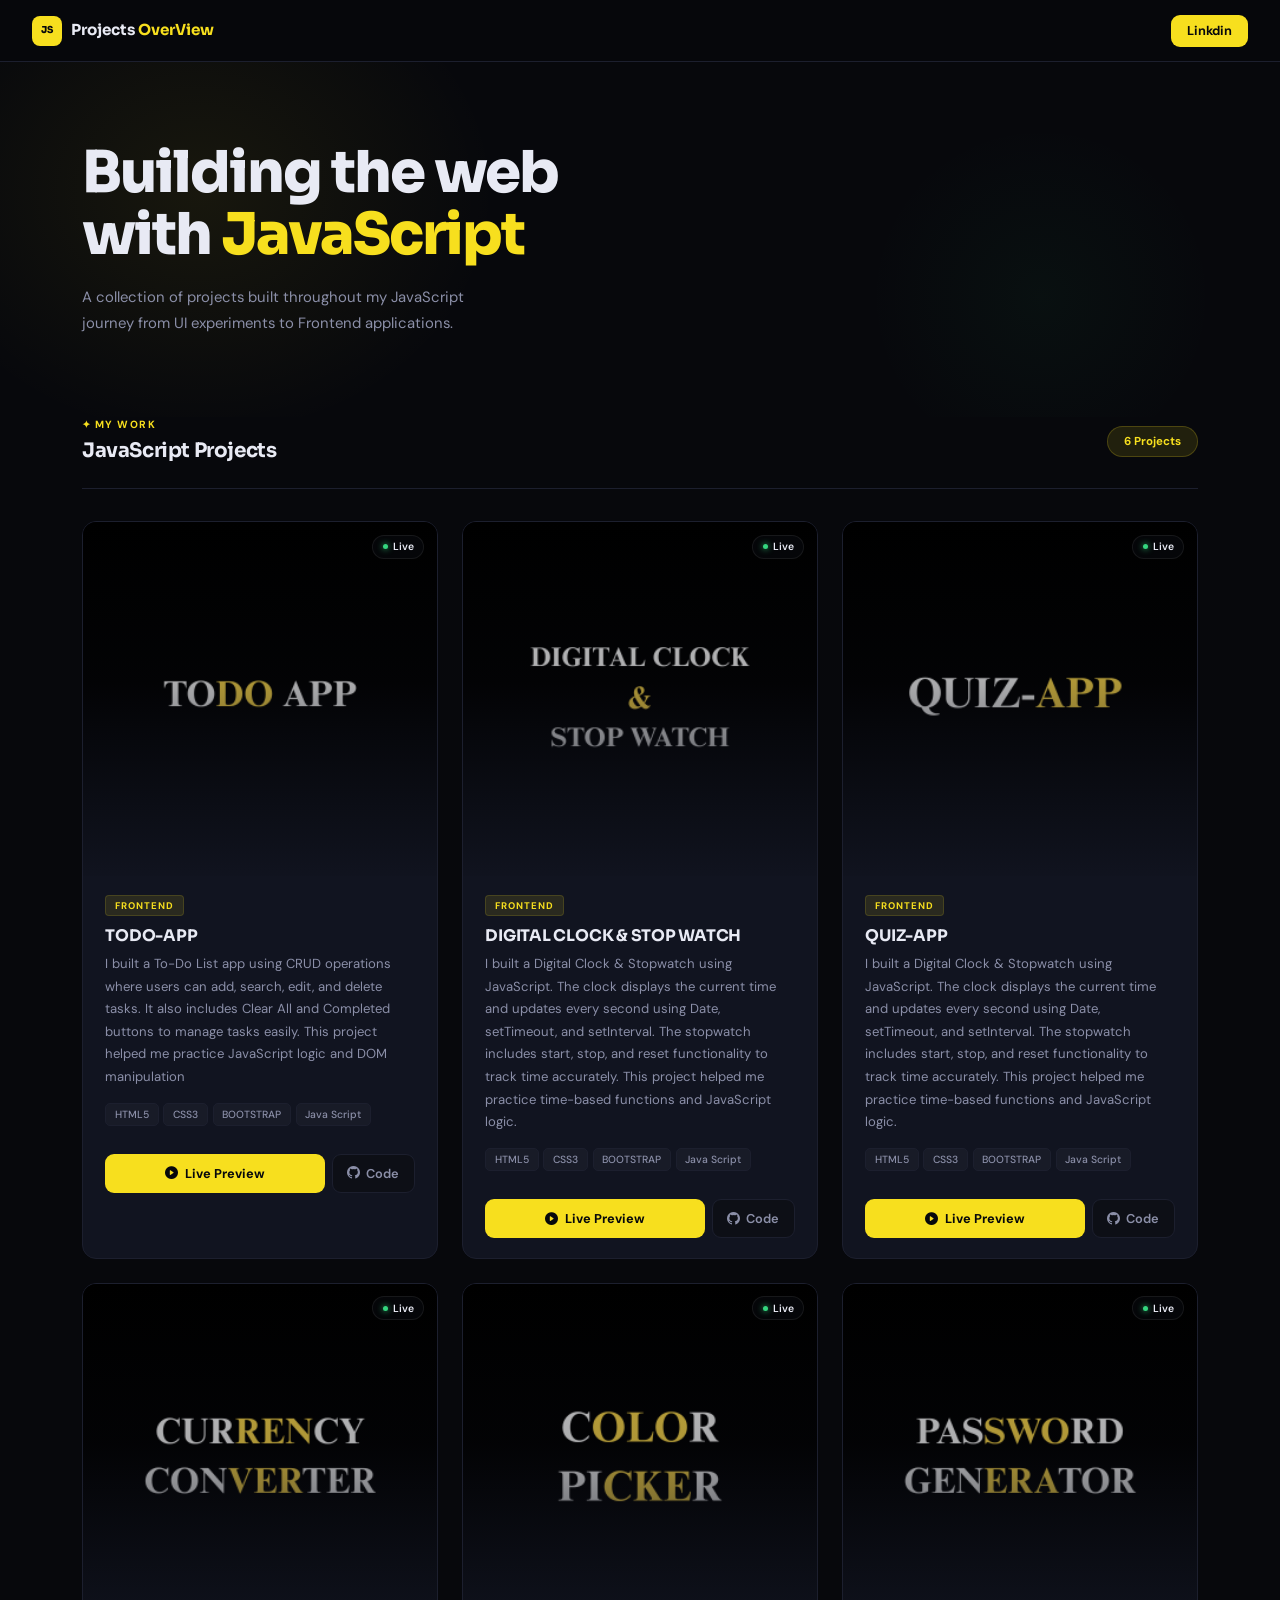
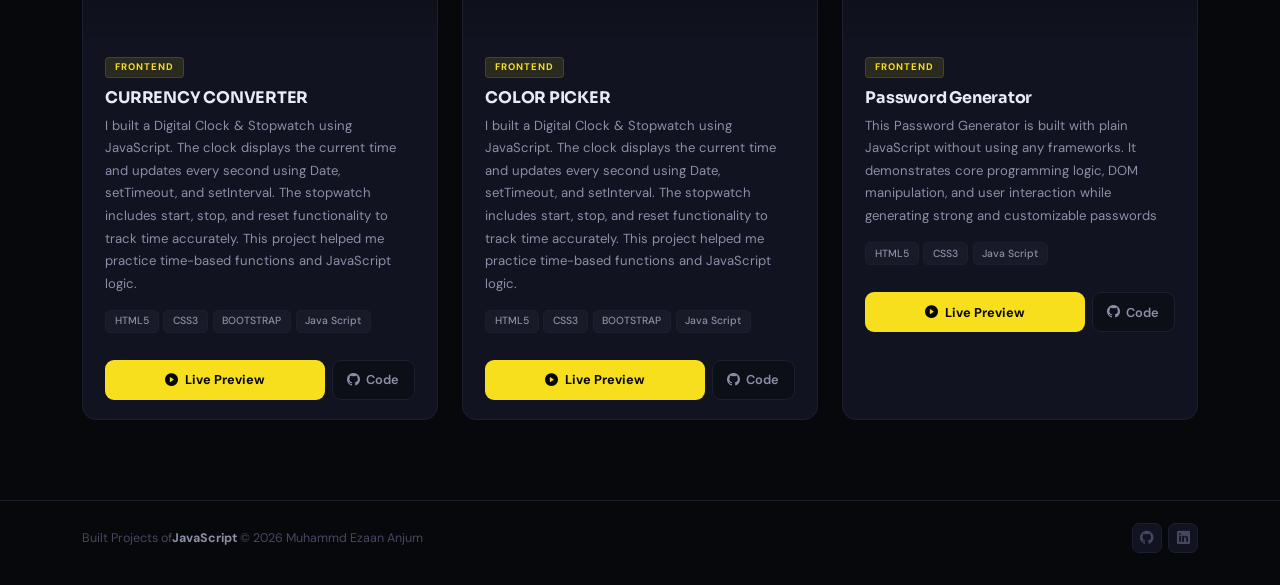
<file: index.html>
<!DOCTYPE html>
<html lang="en">

<head>
  <meta charset="UTF-8" />
  <meta name="viewport" content="width=device-width, initial-scale=1.0" />
  <title>JS Projects</title>
  <link href="https://cdn.jsdelivr.net/npm/bootstrap@5.3.2/dist/css/bootstrap.min.css" rel="stylesheet" />
  <link href="https://cdn.jsdelivr.net/npm/bootstrap-icons@1.11.3/font/bootstrap-icons.min.css" rel="stylesheet" />
  <link
    href="https://fonts.googleapis.com/css2?family=Sora:wght@400;500;600;700;800&family=DM+Sans:wght@400;500;600&display=swap"
    rel="stylesheet" />
  <link rel="stylesheet" href="./style.css" />
</head>

<body>
  <header class="topbar">
    <div class="topbar-left">
      <a href="#" class="brand">
        <div class="brand-badge">JS</div>
        <div class="brand-name">Projects <span>OverView</span></div>
      </a>
    </div>
    <div class="topbar-right">
      <a href="https://www.linkedin.com/in/muhammad-ezaan-anjum" class="btn-hire">Linkdin</a>
    </div>
  </header>
  <section class="hero-section">
    <div class="container">
      <div class="hero-inner">
        <h1 class="hero-title">
          Building the web<br>with <span class="accent">JavaScript</span>
        </h1>
        <p class="hero-sub">
          A collection of projects built throughout my JavaScript journey from UI experiments to Frontend
          applications.
        </p>
      </div>
    </div>
  </section>
  <section class="projects-section">
    <div class="container">
      <div class="sec-head">
        <div>
          <div class="sec-label">✦ My Work</div>
          <div class="sec-title">JavaScript Projects</div>
        </div>
        <span class="count-badge">6 Projects</span>
      </div>
      <div class="row g-4">
        <div class="col-12 col-sm-6 col-lg-4 pcard-col">
          <div class="pcard">
            <div class="thumb">
              <img src="./Displayy/TODO APP.png" alt="E-Commerce" />
              <div class="thumb-fade"></div>
              <div class="thumb-top">
                <span class="badge-status"><span class="dot dot-live"></span>Live</span>
              </div>
            </div>
            <div class="cbody">
              <div class="ctop">
                <span class="ccat">FRONTEND</span>
              </div>
              <div class="ctitle">TODO-APP</div>
              <div class="cdesc">I built a To-Do List app using CRUD operations where users can add, search, edit, and
                delete tasks. It also includes
                Clear All and Completed buttons to manage tasks easily. This project helped me practice JavaScript logic
                and DOM
                manipulation</div>
              <div class="ctags">
                <span class="ctag">HTML5</span>
                <span class="ctag">CSS3</span>
                <span class="ctag">BOOTSTRAP</span>
                <span class="ctag">Java Script</span>
              </div>
            </div>
            <div class="cactions">
              <a href="./Project-01-TODO-APP/index.html" class="btn-live"><i class="bi bi-play-circle-fill"></i> Live
                Preview</a>
              <a href="https://github.com/muhammadezaananjum15/JavaScript-Projects" class="btn-gh"><i
                  class="bi bi-github"></i> Code</a>
            </div>
          </div>
        </div>
          <div class="col-12 col-sm-6 col-lg-4 pcard-col">
            <div class="pcard">
              <div class="thumb">
                <img src="./Displayy/Clock.png" alt="AI Chat" />
                <div class="thumb-fade"></div>
                <div class="thumb-top">
                  <span class="badge-status"><span class="dot dot-live"></span>Live</span>
                </div>
              </div>
              <div class="cbody">
                <div class="ctop">
                  <span class="ccat">FRONTEND</span>
                </div>
                <div class="ctitle">DIGITAL CLOCK & STOP WATCH</div>
                <div class="cdesc">I built a Digital Clock & Stopwatch using JavaScript. The clock displays the current
                  time and updates
                  every second using
                  Date, setTimeout, and setInterval. The stopwatch includes start, stop, and reset functionality to track
                  time
                  accurately.
                  This project helped me practice time-based functions and JavaScript logic.
                </div>
                <div class="ctags">
                  <span class="ctag">HTML5</span>
                  <span class="ctag">CSS3</span>
                  <span class="ctag">BOOTSTRAP</span>
                  <span class="ctag">Java Script</span>
                </div>
              </div>
              <div class="cactions">
                <a href="./Project-02-DigitalClock-StopWatch/index.html" class="btn-live"><i class="bi bi-play-circle-fill"></i>
                  Live
                  Preview</a>
                <a href="https://github.com/muhammadezaananjum15/JavaScript-Projects" class="btn-gh"><i class="bi bi-github"></i>
                  Code</a>
              </div>
            </div>
          </div>
            <div class="col-12 col-sm-6 col-lg-4 pcard-col">
              <div class="pcard">
                <div class="thumb">
                  <img src="./Displayy/QUIZ-APP.png" alt="AI Chat" />
                  <div class="thumb-fade"></div>
                  <div class="thumb-top">
                    <span class="badge-status"><span class="dot dot-live"></span>Live</span>
                  </div>
                </div>
                <div class="cbody">
                  <div class="ctop">
                    <span class="ccat">FRONTEND</span>
                  </div>
                  <div class="ctitle">QUIZ-APP</div>
                  <div class="cdesc">I built a Digital Clock & Stopwatch using JavaScript. The clock displays the current
                    time and updates
                    every second using
                    Date, setTimeout, and setInterval. The stopwatch includes start, stop, and reset functionality to track
                    time
                    accurately.
                    This project helped me practice time-based functions and JavaScript logic.
                  </div>
                  <div class="ctags">
                    <span class="ctag">HTML5</span>
                    <span class="ctag">CSS3</span>
                    <span class="ctag">BOOTSTRAP</span>
                    <span class="ctag">Java Script</span>
                  </div>
                </div>
                <div class="cactions">
                  <a href="./Project-04-QuizApp/index.html" class="btn-live"><i class="bi bi-play-circle-fill"></i>
                    Live
                    Preview</a>
                  <a href="https://github.com/muhammadezaananjum15/JavaScript-Projects" class="btn-gh"><i class="bi bi-github"></i>
                    Code</a>
                </div>
              </div>
            </div>
              <div class="col-12 col-sm-6 col-lg-4 pcard-col">
                <div class="pcard">
                  <div class="thumb">
                    <img src="./Displayy/CURRENCY CONVERTER.png" alt="AI Chat" />
                    <div class="thumb-fade"></div>
                    <div class="thumb-top">
                      <span class="badge-status"><span class="dot dot-live"></span>Live</span>
                    </div>
                  </div>
                  <div class="cbody">
                    <div class="ctop">
                      <span class="ccat">FRONTEND</span>
                    </div>
                    <div class="ctitle">CURRENCY CONVERTER</div>
                    <div class="cdesc">I built a Digital Clock & Stopwatch using JavaScript. The clock displays the current
                      time and updates
                      every second using
                      Date, setTimeout, and setInterval. The stopwatch includes start, stop, and reset functionality to track
                      time
                      accurately.
                      This project helped me practice time-based functions and JavaScript logic.
                    </div>
                    <div class="ctags">
                      <span class="ctag">HTML5</span>
                      <span class="ctag">CSS3</span>
                      <span class="ctag">BOOTSTRAP</span>
                      <span class="ctag">Java Script</span>
                    </div>
                  </div>
                  <div class="cactions">
                    <a href="./Project-05-Currency-Exchange/index.html" class="btn-live"><i class="bi bi-play-circle-fill"></i>
                      Live
                      Preview</a>
                    <a href="https://github.com/muhammadezaananjum15/JavaScript-Projects" class="btn-gh"><i class="bi bi-github"></i>
                      Code</a>
                  </div>
                </div>
              </div>
        <div class="col-12 col-sm-6 col-lg-4 pcard-col">
          <div class="pcard">
            <div class="thumb">
              <img src="./Displayy/COLOR PICKER.png" alt="AI Chat" />
              <div class="thumb-fade"></div>
              <div class="thumb-top">
                <span class="badge-status"><span class="dot dot-live"></span>Live</span>
              </div>
            </div>
            <div class="cbody">
              <div class="ctop">
                <span class="ccat">FRONTEND</span>
              </div>
              <div class="ctitle">COLOR PICKER</div>
              <div class="cdesc">I built a Digital Clock & Stopwatch using JavaScript. The clock displays the current
                time and updates
                every second using
                Date, setTimeout, and setInterval. The stopwatch includes start, stop, and reset functionality to track
                time
                accurately.
                This project helped me practice time-based functions and JavaScript logic.
              </div>
              <div class="ctags">
                <span class="ctag">HTML5</span>
                <span class="ctag">CSS3</span>
                <span class="ctag">BOOTSTRAP</span>
                <span class="ctag">Java Script</span>
              </div>
            </div>
            <div class="cactions">
              <a href="./Project-06-Color-Picker/index.html" class="btn-live"><i
                  class="bi bi-play-circle-fill"></i> Live
                Preview</a>
              <a href="https://github.com/muhammadezaananjum15/JavaScript-Projects" class="btn-gh"><i
                  class="bi bi-github"></i>
                Code</a>
            </div>
          </div>
        </div>

        <div class="col-12 col-sm-6 col-lg-4 pcard-col">
          <div class="pcard">
            <div class="thumb">
              <img src="./Displayy/Password.png" alt="AI Chat" />
              <div class="thumb-fade"></div>
              <div class="thumb-top">
                <span class="badge-status"><span class="dot dot-live"></span>Live</span>
              </div>
            </div>
            <div class="cbody">
              <div class="ctop">
                <span class="ccat">FRONTEND</span>
              </div>
              <div class="ctitle">Password Generator</div>
              <div class="cdesc">This Password Generator is built with plain JavaScript without using any frameworks. It
                demonstrates core programming
                logic, DOM manipulation, and user interaction while generating strong and customizable passwords
              </div>
              <div class="ctags">
                <span class="ctag">HTML5</span>
                <span class="ctag">CSS3</span>
                <span class="ctag">Java Script</span>
              </div>
            </div>
            <div class="cactions">
              <a href="./Project-03-PasswordGenerator/index.html" class="btn-live"><i class="bi bi-play-circle-fill"></i> Live
                Preview</a>
              <a href="https://github.com/muhammadezaananjum15/JavaScript-Projects" class="btn-gh"><i class="bi bi-github"></i>
                Code</a>
            </div>
          </div>
        </div>
        </div>
        </div>
  </section>
  <footer class="site-footer">
    <div class="container">
      <div class="foot-inner">
        <div class="foot-copy">Built Projects of<strong>JavaScript</strong> © 2026 Muhammd Ezaan Anjum</div>
        <div class="foot-socials">
          <a href="https://github.com/muhammadezaananjum15" target="_blank"><i class="bi bi-github"></i></a>
          <a href="https://www.linkedin.com/in/muhammad-ezaan-anjum" target="_blank"><i class="bi bi-linkedin"></i></a>
        </div>
      </div>
    </div>
  </footer>
</body>

</html>
</file>
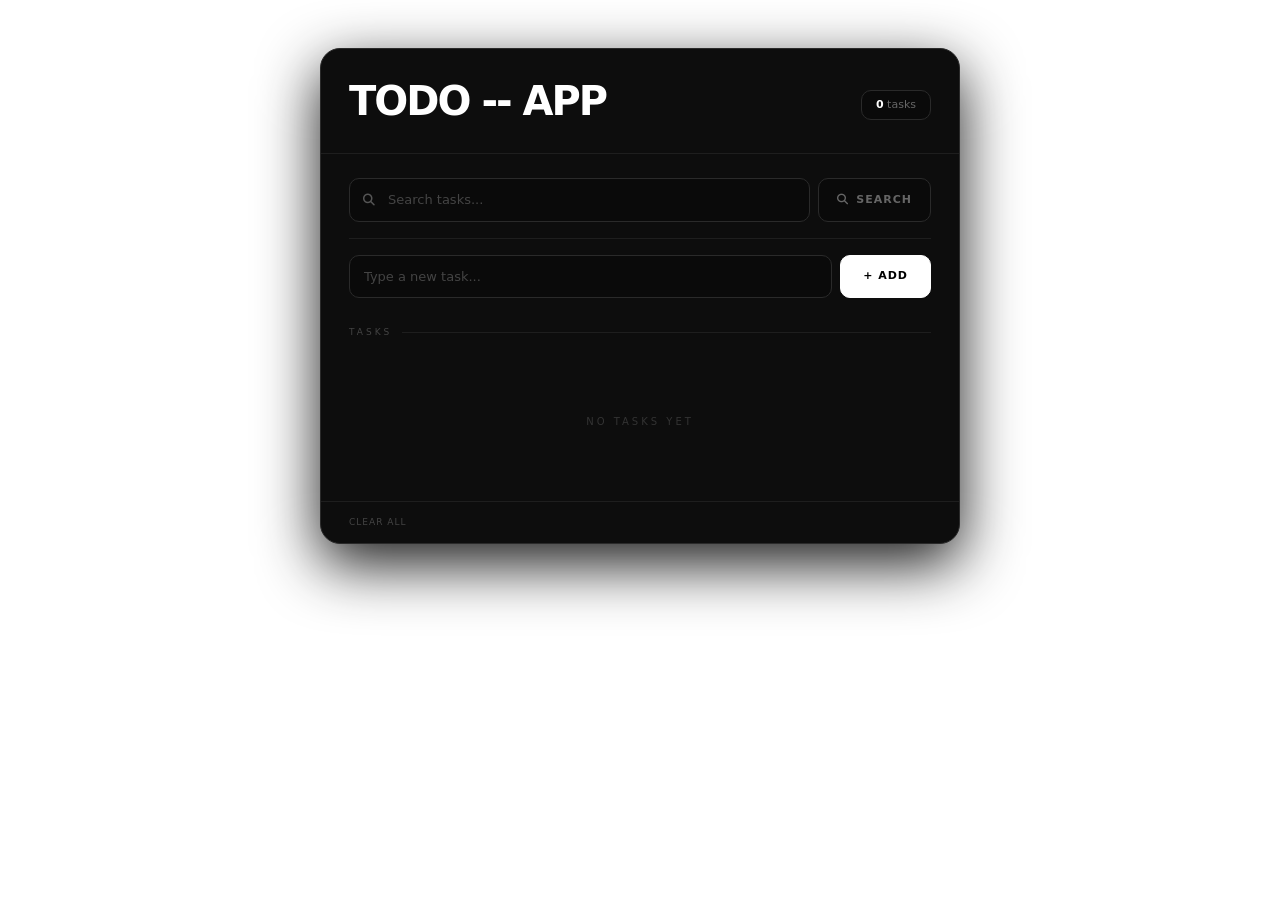
<file: Project-01-TODO-APP/index.html>
<!DOCTYPE html>
<html lang="en">
<head>
  <meta charset="UTF-8">
  <meta name="viewport" content="width=device-width, initial-scale=1.0">
  <title>TODO App
  </title>
  <link href="https://cdn.jsdelivr.net/npm/bootstrap@5.3.8/dist/css/bootstrap.min.css" rel="stylesheet"
    integrity="sha384-sRIl4kxILFvY47J16cr9ZwB07vP4J8+LH7qKQnuqkuIAvNWLzeN8tE5YBujZqJLB" crossorigin="anonymous">
  <link rel="stylesheet" href="https://cdnjs.cloudflare.com/ajax/libs/font-awesome/6.5.0/css/all.min.css" />
  <link rel="stylesheet" href="style.css">
</head>
<body>
<div class="wrapper">
  <div class="app-card">
    <div class="app-header">
      <div>
        <h1 class="app-title">TODO -- APP</h1>
      </div>
      <div class="task-counter" id="counter"><b>0</b>&nbsp;tasks</div>
    </div>
    <div class="app-body">
      <div class="search-row">
        <div class="search-wrap">
          <i class="fas fa-search si"></i>
          <input type="text" id="searchField" placeholder="Search tasks..." autocomplete="off" />
        </div>
        <button id="searchBtn"><i class="fas fa-search"></i> Search</button>
      </div>
      <div class="divider"></div>
      <div class="add-row">
        <input type="text" id="todoInput" placeholder="Type a new task..." autocomplete="off" />
        <button id="addBtn">+ Add</button>
      </div>
      <div class="section-label">Tasks</div>
      <ul id="todoList"></ul>
      <div id="emptyState" class="show">
        <div class="et">No tasks yet</div>
      </div>
    </div>
    <div class="app-footer">
      <button id="clearBtn">Clear all</button>
    </div>
  </div>
</div>
</body>
<script src="app.js"></script>
<script src="https://cdn.jsdelivr.net/npm/@popperjs/core@2.11.8/dist/umd/popper.min.js"
  integrity="sha384-I7E8VVD/ismYTF4hNIPjVp/Zjvgyol6VFvRkX/vR+Vc4jQkC+hVqc2pM8ODewa9r" crossorigin="anonymous"></script>
<script src="https://cdn.jsdelivr.net/npm/bootstrap@5.3.8/dist/js/bootstrap.min.js"
  integrity="sha384-G/EV+4j2dNv+tEPo3++6LCgdCROaejBqfUeNjuKAiuXbjrxilcCdDz6ZAVfHWe1Y" crossorigin="anonymous"></script>

</html>
</file>
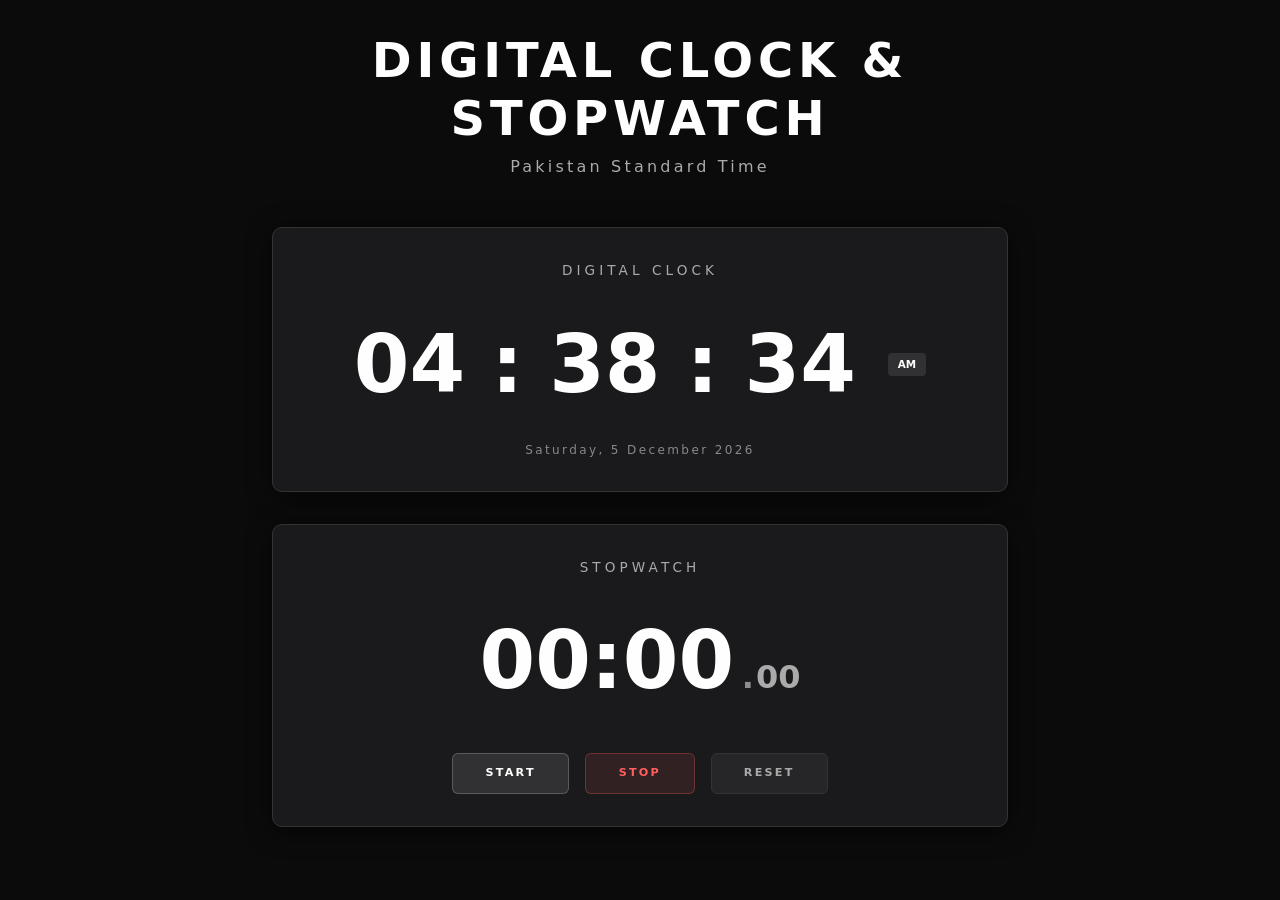
<file: Project-02-DigitalClock-StopWatch/index.html>
<!DOCTYPE html>
<html lang="en">

<head>
  <meta charset="UTF-8">
  <meta name="viewport" content="width=device-width, initial-scale=1.0">
  <title>Digital Clock & Stopwatch</title>
<link href="https://cdn.jsdelivr.net/npm/bootstrap@5.3.2/dist/css/bootstrap.min.css" rel="stylesheet" />
<link href="https://cdn.jsdelivr.net/npm/bootstrap-icons@1.11.3/font/bootstrap-icons.min.css" rel="stylesheet" />
<link
  href="https://fonts.googleapis.com/css2?family=Sora:wght@400;500;600;700;800&family=DM+Sans:wght@400;500;600&display=swap"
  rel="stylesheet" />
<link rel="stylesheet" href="./style.css" />
</head>
<body>
  <div class="container">
    <div class="site-header">
      <h1>DIGITAL CLOCK & STOPWATCH</h1>
      <p>Pakistan Standard Time</p>
    </div>
  <div class="panel">
    <div class="panel-label">Digital Clock</div>
    <div class="clock-display">
      <span id="clockH">00</span><span class="colon">:</span>
      <span id="clockM">00</span><span class="colon">:</span>
      <span id="clockS">00</span>
      <span class="ampm-badge" id="ampm">AM</span>
    </div>
    <div class="date-display " id="dateDisplay">Loading...</div>
  </div>
          <div class="panel">
      <div class="panel-label">Stopwatch</div>
      <div class="sw-display">
        <span class="sw-main">
          <span id="swM">00</span><span class="sw-sep">:</span><span id="swS">00</span>
        </span>
        <span class="sw-dot">.</span><span class="sw-ms" id="swMs">00</span>
      </div>
      <div class="btn-row">
        <button class="sw-btn btn-start" id="btnStart">Start</button>
        <button class="sw-btn btn-stop" id="btnStop" disabled>Stop</button>
        <button class="sw-btn btn-reset" id="btnReset">Reset</button>
      </div>
    </div>
  </div>
  <script src="app.js">
 </script>
</body>
</html>
</file>
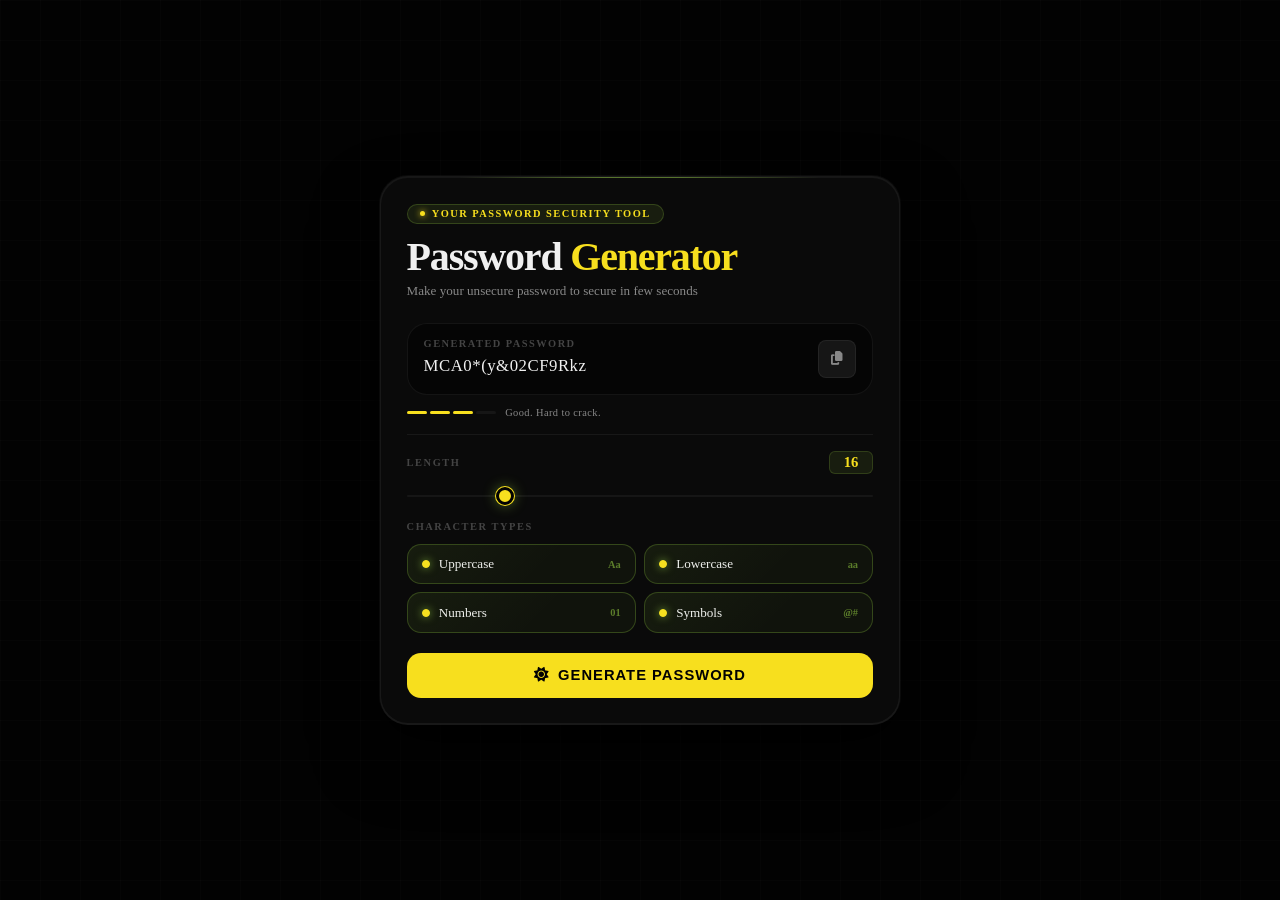
<file: Project-03-PasswordGenerator/index.html>
<!DOCTYPE html>
<html lang="en">
<head>
  <meta charset="UTF-8" />
  <meta name="viewport" content="width=device-width, initial-scale=1.0" />
  <title>Password Generator</title>
  <link href="https://cdnjs.cloudflare.com/ajax/libs/font-awesome/6.4.0/css/all.min.css" rel="stylesheet">
<link rel="stylesheet" href="style.css">
</head>
<body>
  <div class="bg-effects">
    <div class="bg-orb bg-orb-1"></div>
    <div class="bg-orb bg-orb-2"></div>
    <div class="bg-grid"></div>
  </div>
  <div class="wrapper">
    <div class="card">
      <div class="header">
        <div class="badge">
          <span class="badge-dot"></span>
           Your Password Security Tool
        </div>
        <h1>Password <em>Generator</em></h1>
        <p class="subtitle">Make your unsecure password to secure in few seconds</p>
      </div>

      <div class="output-wrap">
        <div class="output">
          <div class="output-inner">
            <div class="output-label">Generated Password</div>
            <div id="password">Click to Generate Secure Passwords</div>
          </div>
          <button class="copy-btn" onclick="copyPassword()" title="Copy to clipboard">
        <i class="fas fa-copy"></i>
          </button>
        </div>
      </div>

      <div class="strength-row">
        <div class="strength-bars">
          <div class="strength-bar" id="bar1"></div>
          <div class="strength-bar" id="bar2"></div>
          <div class="strength-bar" id="bar3"></div>
          <div class="strength-bar" id="bar4"></div>
        </div>
        <p id="strength-msg"></p>
      </div>

      <hr class="divider">

      <div class="slider-header">
        <span class="section-label">Length</span>
        <span id="len-num">16</span>
      </div>
      <input type="range" id="length" min="4" max="64" value="16" oninput="updateLength()">

      <div class="checks-header">
        <span class="section-label">Character Types</span>
      </div>

      <div class="checks">
        <label class="check-item active" id="box-upper">
          <input type="checkbox" id="upper" checked>
          <div class="dot"></div>
          <span class="check-label">Uppercase</span>
          <span class="icon">Aa</span>
        </label>
        <label class="check-item active" id="box-lower">
          <input type="checkbox" id="lower" checked>
          <div class="dot"></div>
          <span class="check-label">Lowercase</span>
          <span class="icon">aa</span>
        </label>
        <label class="check-item active" id="box-nums">
          <input type="checkbox" id="nums" checked>
          <div class="dot"></div>
          <span class="check-label">Numbers</span>
          <span class="icon">01</span>
        </label>
        <label class="check-item active" id="box-syms">
          <input type="checkbox" id="syms" checked>
          <div class="dot"></div>
          <span class="check-label">Symbols</span>
          <span class="icon">@#</span>
        </label>
      </div>

      <button class="generate" onclick="generatePassword()">
        <div class="btn-inner">
      <i class="fas fa-sun"></i>
          Generate Password
        </div>
      </button>

    </div>
  </div>

  <div id="toast">✓ Copied to clipboard</div>

  <script src="app.js">

  </script>
</body>

</html>
</file>
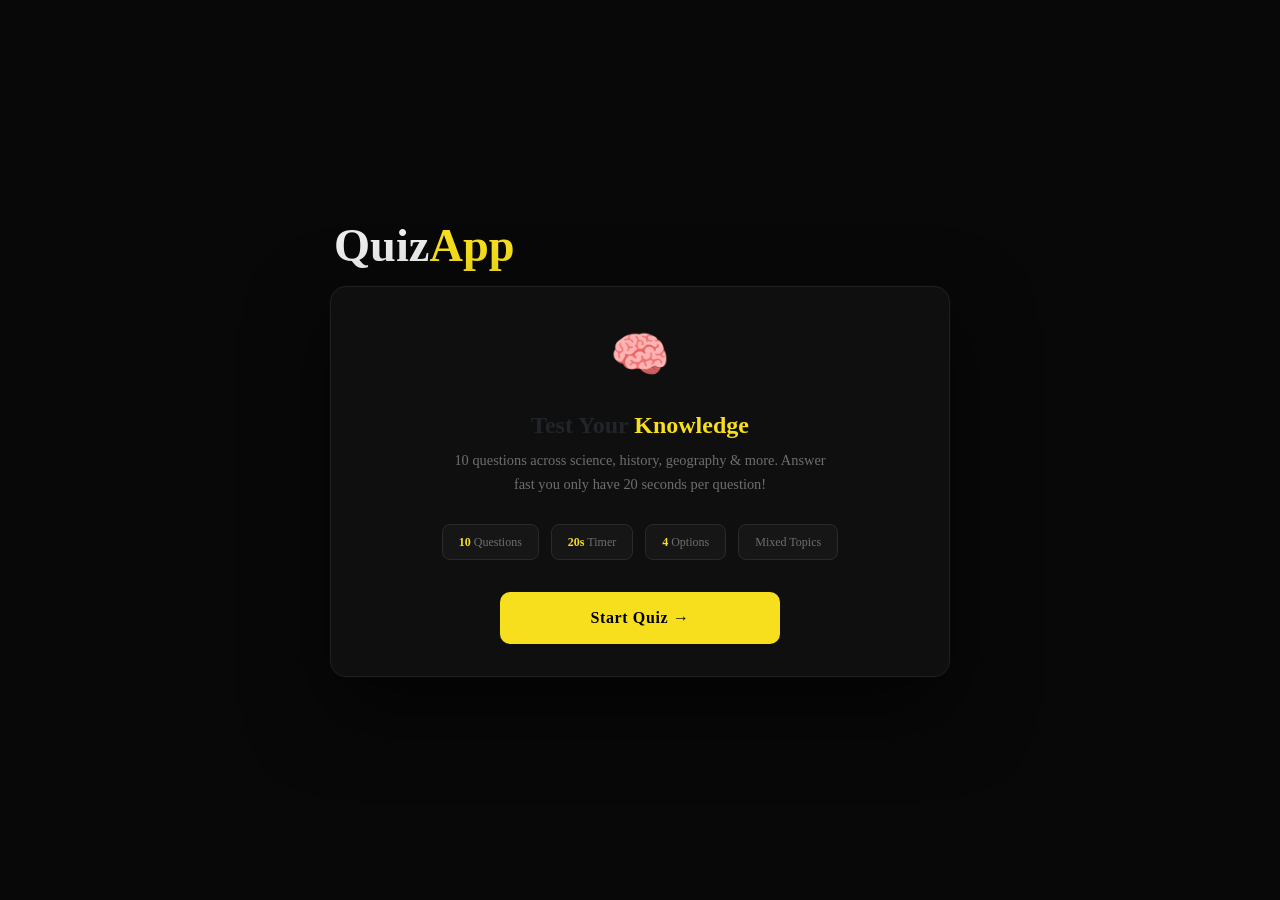
<file: Project-04-QuizApp/index.html>
<!DOCTYPE html>
<html lang="en">
<head>
  <meta charset="UTF-8" />
  <meta name="viewport" content="width=device-width, initial-scale=1.0" />
  <title>QUIZ App</title>
  <link href="https://cdnjs.cloudflare.com/ajax/libs/bootstrap/5.3.2/css/bootstrap.min.css" rel="stylesheet" />
  <link
    href="https://fonts.googleapis.com/css2?family=Syne:wght@700;800&family=Outfit:wght@300;400;500;600&display=swap"
    rel="stylesheet" />
  <link rel="stylesheet" href="style.css">
</head>
<body>
  <div class="wrapper">
    <div class="d-flex align-items-baseline gap-2 mb-3 px-1">
      <div class="logo">Quiz<em>App</em></div>
    </div>
    <div class="card">
      <div id="welcome" class="screen active">
        <span class="welcome-icon">🧠</span>
        <h1 class="welcome-title">Test Your <span>Knowledge</span></h1>
        <p class="welcome-desc">10 questions across science, history, geography & more. Answer fast you only have 20
          seconds per question!</p>
        <div class="stats-row">
          <div class="stat-chip"><strong>10</strong> Questions</div>
          <div class="stat-chip"><strong>20s</strong> Timer</div>
          <div class="stat-chip"><strong>4</strong> Options</div>
          <div class="stat-chip">Mixed Topics</div>
        </div>
        <div class="d-flex justify-content-center">
          <button class="btn-primary-custom" id="startBtn">Start Quiz →</button>
        </div>
      </div>

      <div id="quiz" class="screen">
        <div class="quiz-topbar">
          <div class="qnum">Question <strong id="qNum">1</strong> / 10</div>
          <div class="score-pill">Score <strong id="scoreVal">0</strong></div>
        </div>
        <div class="progress-track">
          <div class="progress-fill" id="progressFill" style="width:0%"></div>
        </div>
        <div class="timer-row">
          <span class="timer-label">Time</span>
          <span class="timer-num" id="timerNum">20</span>
          <div class="timer-bar-wrap">
            <div class="timer-bar-fill" id="timerFill"></div>
          </div>
        </div>
        <div class="question-body">
          <div class="question-text" id="questionText"></div>
        </div>
        <div class="options" id="optionsContainer"></div>
        <div class="feedback" id="feedback"></div>
        <div class="next-wrap">
          <button class="btn-next" id="nextBtn">Next Question →</button>
        </div>
      </div>
      <div id="result" class="screen">
        <span class="result-emoji" id="resultEmoji">🎉</span>
        <h2 class="result-heading" id="resultHeading">Well Done!</h2>
        <div class="result-grade-badge" id="resultGrade">Grade: A</div>
        <div class="score-display">
          <div class="score-big" id="scoreNum">0</div>
          <div class="score-total">/10</div>
        </div>
        <div class="res-stats">
          <div class="res-stat">
            <div class="res-stat-val" id="resCorrect">0</div>
            <div class="res-stat-lbl">Correct</div>
          </div>
          <div class="res-stat">
            <div class="res-stat-val" id="resWrong">0</div>
            <div class="res-stat-lbl">Wrong</div>
          </div>
          <div class="res-stat">
            <div class="res-stat-val" id="resPct">0%</div>
            <div class="res-stat-lbl">Accuracy</div>
          </div>
        </div>
        <div class="d-flex justify-content-center">
          <button class="btn-restart" id="restartBtn">↺ Play Again</button>
        </div>
      </div>

    </div>
  </div>
  <script src="https://cdnjs.cloudflare.com/ajax/libs/bootstrap/5.3.2/js/bootstrap.bundle.min.js"></script>
  <script src="app.js"></script>
</body>
</html>
</file>
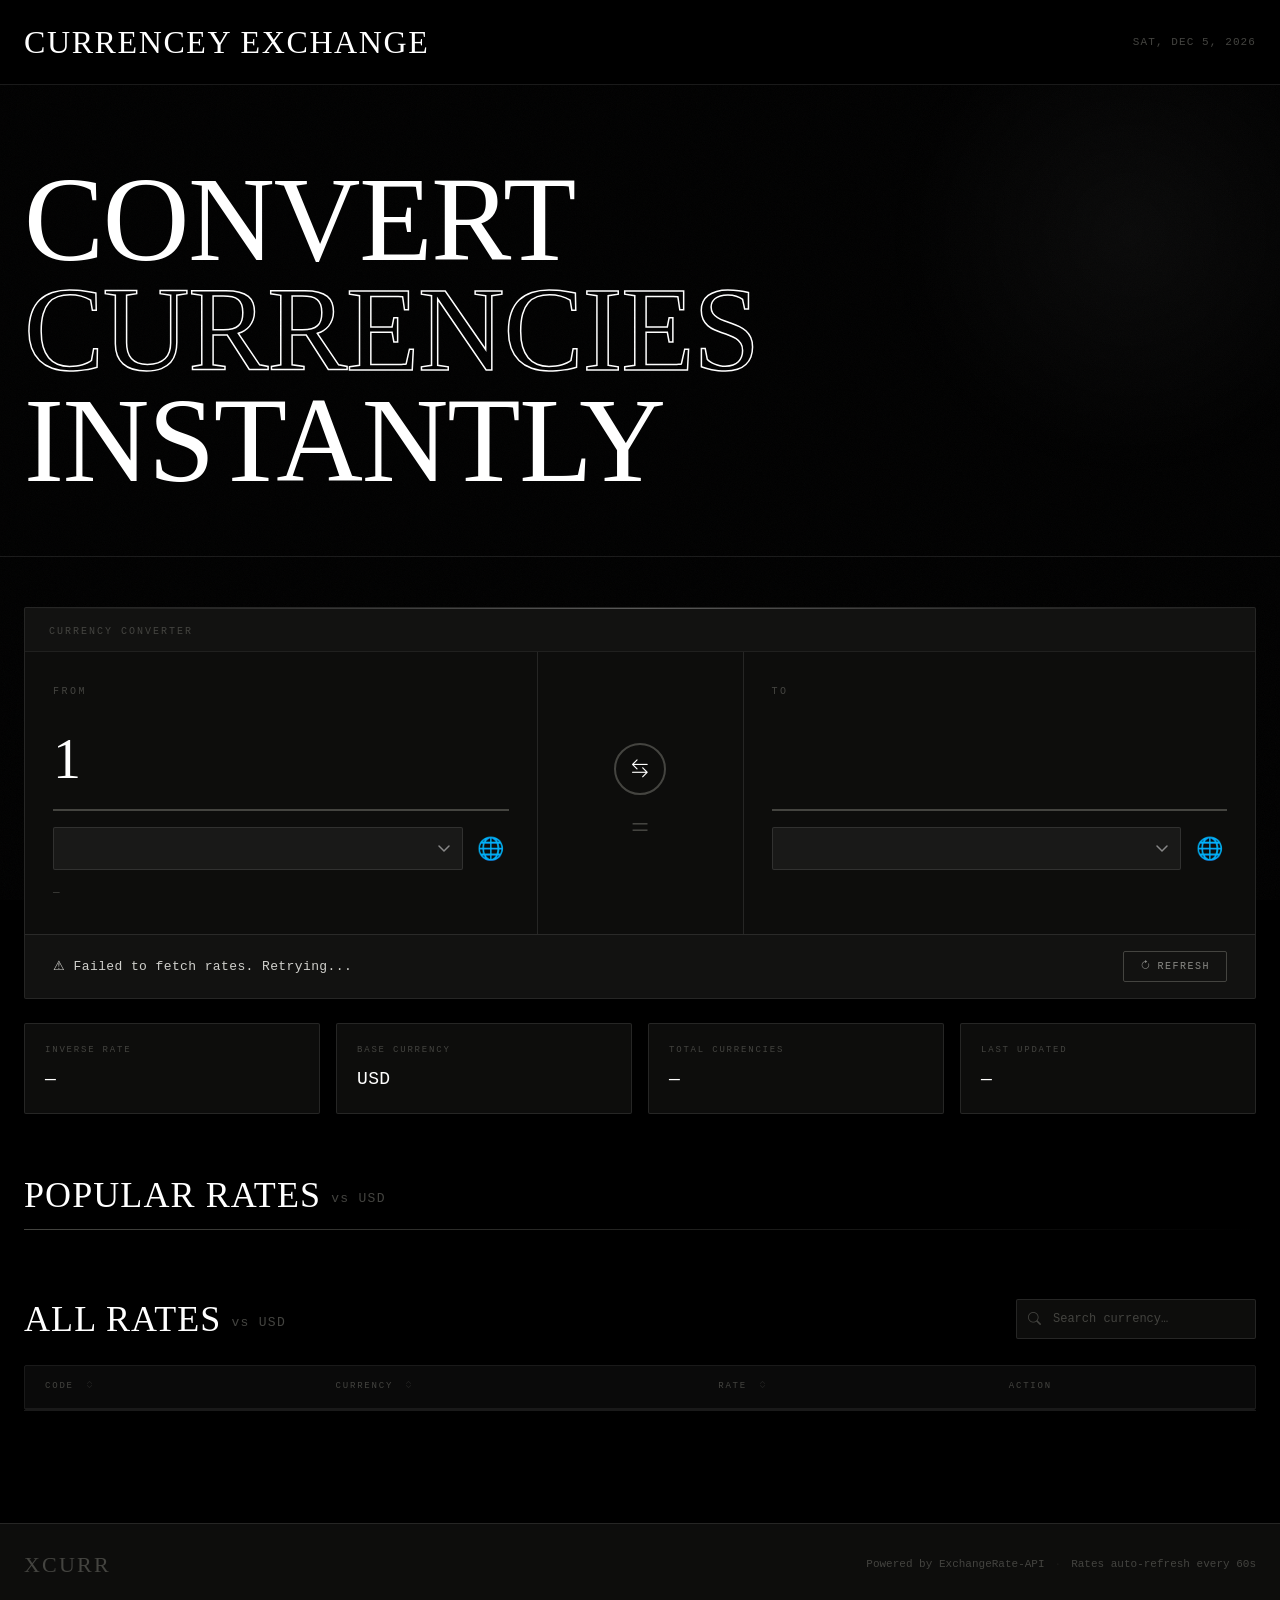
<file: Project-05-Currency-Exchange/index.html>
<!DOCTYPE html>
<html lang="en">
<head>
  <meta charset="UTF-8" />
  <meta name="viewport" content="width=device-width, initial-scale=1.0"/>
  <title>CURRENCEY EXCHANGE</title>
  <link href="https://cdn.jsdelivr.net/npm/bootstrap@5.3.3/dist/css/bootstrap.min.css" rel="stylesheet"/>
  <link href="https://cdn.jsdelivr.net/npm/bootstrap-icons@1.11.3/font/bootstrap-icons.min.css" rel="stylesheet"/>
  <link rel="stylesheet" href="style.css"/>
</head>
<body>

  <!-- Noise overlay -->
  <div class="noise-overlay"></div>

  <!-- Top ticker bar -->
  <div class="ticker-bar d-none">
    <div class="ticker-track" id="tickerTrack">
      <span class="ticker-item">Loading rates...</span>
    </div>
  </div>

  <!-- Header -->
  <header class="site-header">
    <div class="container-fluid px-4">
      <div class="header-inner">
        <div class="logo">
          <span class="logo-text">CURRENCEY EXCHANGE</span>
        </div>
        <div class="header-meta">
          <span class="header-date" id="headerDate"></span>
        </div>
      </div>
    </div>
  </header>

  <!-- Hero section -->
  <section class="hero-section">
    <div class="container-fluid px-4">
      <div class="row align-items-end">
        <div class="col-lg-7">
          <h1 class="hero-title">CONVERT<br/><em>CURRENCIES</em><br/>INSTANTLY</h1>
        </div>

      </div>
    </div>
  </section>

  <!-- Main converter card -->
  <main class="main-section">
    <div class="container-fluid px-4">

      <!-- Converter -->
      <div class="converter-card">
        <div class="card-header-label">CURRENCY CONVERTER</div>
        <div class="row g-0 align-items-stretch">
          <!-- FROM -->
          <div class="col-lg-5">
            <div class="currency-panel panel-from">
              <label class="panel-label">FROM</label>
              <div class="amount-wrapper">
                <input type="number" id="amountFrom" class="amount-input" value="1" min="0" step="any"/>
              </div>
              <div class="currency-select-wrapper">
                <select id="currencyFrom" class="currency-select"></select>
                <div class="flag-display" id="flagFrom">🌐</div>
              </div>
              <div class="rate-info" id="rateInfoFrom">—</div>
            </div>
          </div>

          <!-- SWAP -->
          <div class="col-lg-2 d-flex align-items-center justify-content-center">
            <div class="swap-zone">
              <button class="swap-btn" id="swapBtn" title="Swap currencies">
                <i class="bi bi-arrow-left-right"></i>
              </button>
              <div class="equals-sign">=</div>
            </div>
          </div>

          <!-- TO -->
          <div class="col-lg-5">
            <div class="currency-panel panel-to">
              <label class="panel-label">TO</label>
              <div class="amount-wrapper">
                <input type="number" id="amountTo" class="amount-input"/>
              </div>
              <div class="currency-select-wrapper">
                <select id="currencyTo" class="currency-select"></select>
                <div class="flag-display" id="flagTo">🌐</div>
              </div>
              <div class="rate-info" id="rateInfoTo"></div>
            </div>
          </div>
        </div>

        <!-- Rate display -->
        <div class="rate-banner" id="rateBanner">
          <div class="rate-banner-inner">
            <span class="rate-text" id="rateDisplay">Loading exchange rate…</span>
            <span class="rate-timestamp" id="rateTimestamp"></span>
          </div>
          <button class="refresh-btn" id="refreshBtn" title="Refresh rates">
            <i class="bi bi-arrow-clockwise"></i> REFRESH
          </button>
        </div>
      </div>



      <!-- Stats row -->
      <div class="row g-3 mt-2" id="statsRow">
        <div class="col-6 col-md-3">
          <div class="stat-card">
            <div class="stat-label">INVERSE RATE</div>
            <div class="stat-value" id="statInverse">—</div>
          </div>
        </div>
        <div class="col-6 col-md-3">
          <div class="stat-card">
            <div class="stat-label">BASE CURRENCY</div>
            <div class="stat-value" id="statBase">USD</div>
          </div>
        </div>
        <div class="col-6 col-md-3">
          <div class="stat-card">
            <div class="stat-label">TOTAL CURRENCIES</div>
            <div class="stat-value" id="statTotal">—</div>
          </div>
        </div>
        <div class="col-6 col-md-3">
          <div class="stat-card">
            <div class="stat-label">LAST UPDATED</div>
            <div class="stat-value" id="statUpdated">—</div>
          </div>
        </div>
      </div>

      <!-- Popular rates grid -->
      <div class="popular-section">
        <div class="section-header">
          <h2 class="section-title">POPULAR RATES <span class="base-tag">vs USD</span></h2>
          <div class="section-line"></div>
        </div>
        <div class="row g-3" id="popularGrid"></div>
      </div>

      <!-- All rates table -->
      <div class="rates-section">
        <div class="section-header d-flex align-items-center justify-content-between flex-wrap gap-3">
          <h2 class="section-title mb-0">ALL RATES <span class="base-tag">vs USD</span></h2>
          <div class="search-wrapper">
            <i class="bi bi-search search-icon"></i>
            <input type="text" id="ratesSearch" class="rates-search" placeholder="Search currency…"/>
          </div>
        </div>
        <div class="table-wrapper">
          <table class="rates-table">
            <thead>
              <tr>
                <th class="sortable" data-col="code">CODE <i class="bi bi-chevron-expand sort-icon"></i></th>
                <th class="sortable" data-col="name">CURRENCY <i class="bi bi-chevron-expand sort-icon"></i></th>
                <th class="sortable" data-col="rate">RATE <i class="bi bi-chevron-expand sort-icon"></i></th>
                <th>ACTION</th>
              </tr>
            </thead>
            <tbody id="ratesTableBody"></tbody>
          </table>
        </div>
        <div class="table-footer" id="tableFooter"></div>
      </div>

    </div>
  </main>

  <!-- Footer -->
  <footer class="site-footer">
    <div class="container-fluid px-4">
      <div class="footer-inner">
        <div class="footer-logo">XCURR</div>
        <div class="footer-meta">
          <span>Powered by ExchangeRate-API</span>
          <span class="footer-dot">·</span>
          <span id="footerUpdate">Rates auto-refresh every 60s</span>
        </div>
      </div>
    </div>
  </footer>

  <script src="https://cdn.jsdelivr.net/npm/bootstrap@5.3.3/dist/js/bootstrap.bundle.min.js"></script>
  <script src="app.js"></script>
</body>
</html>
</file>
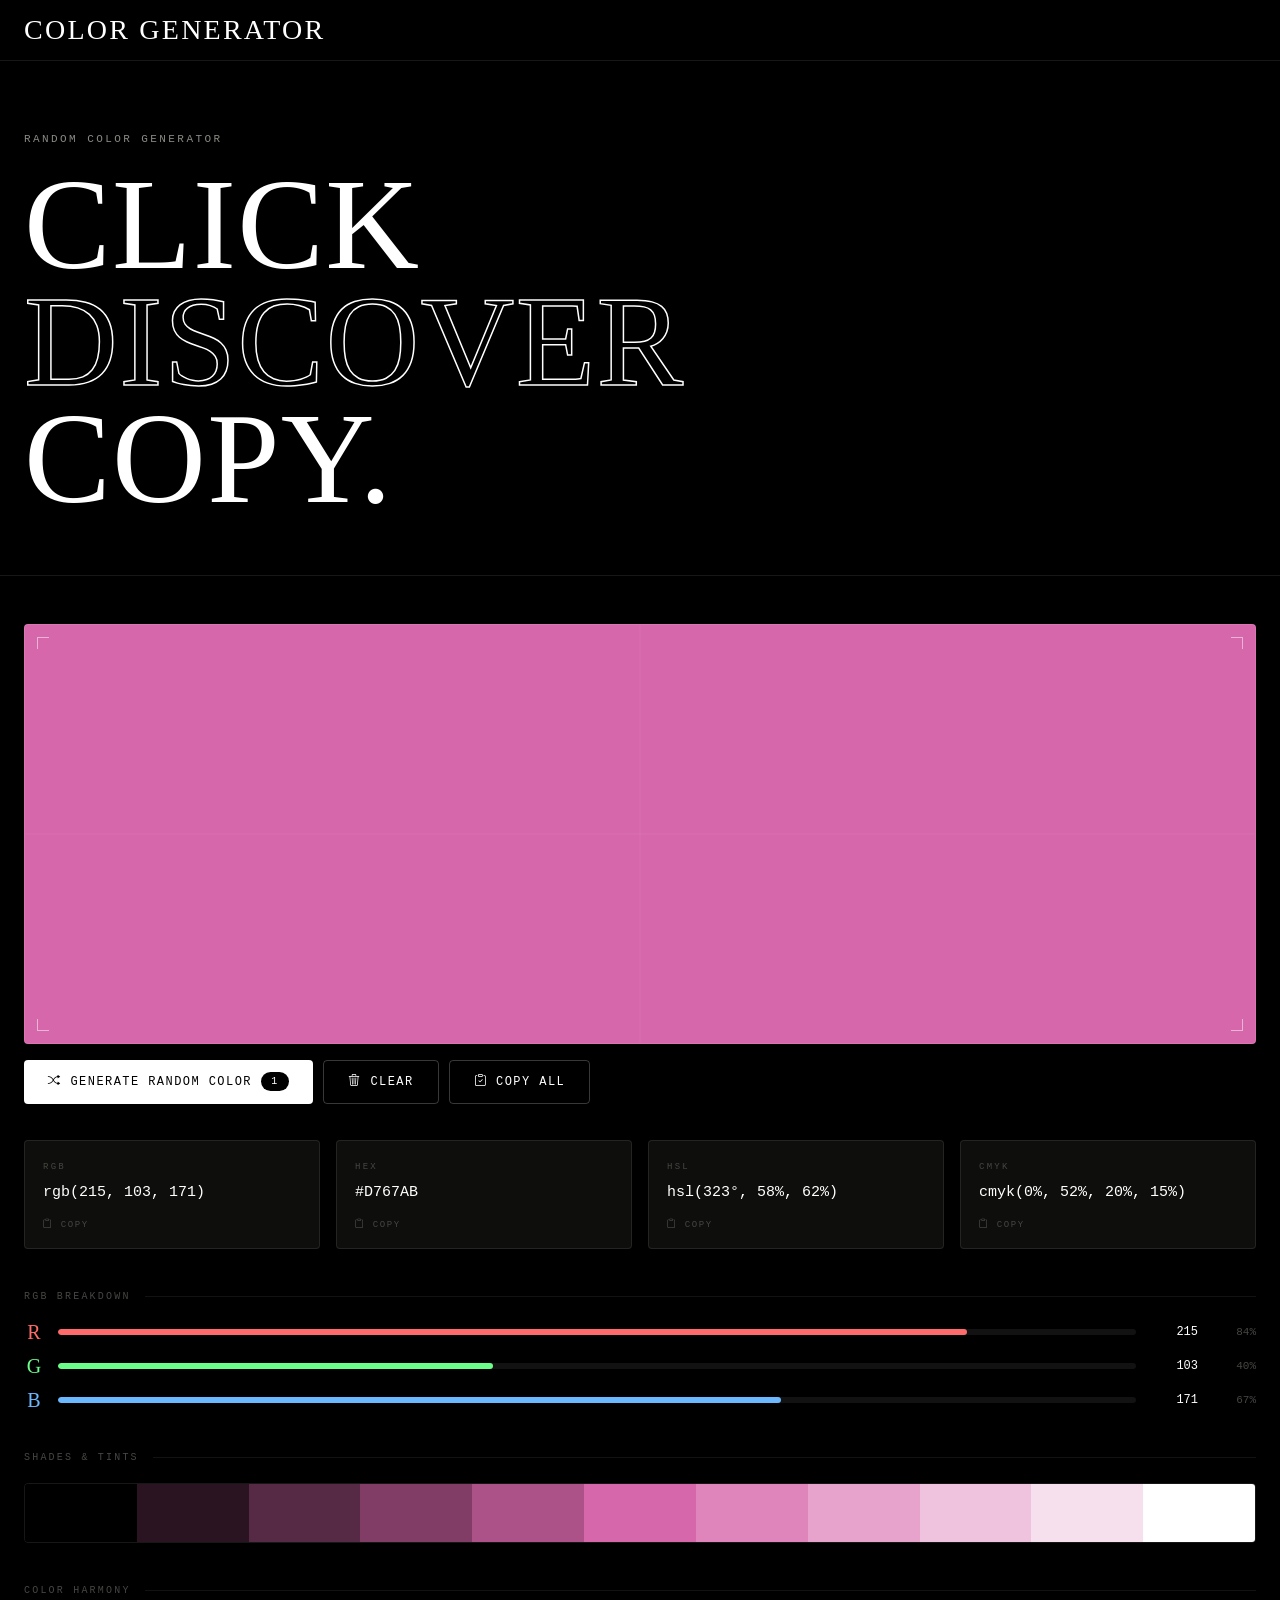
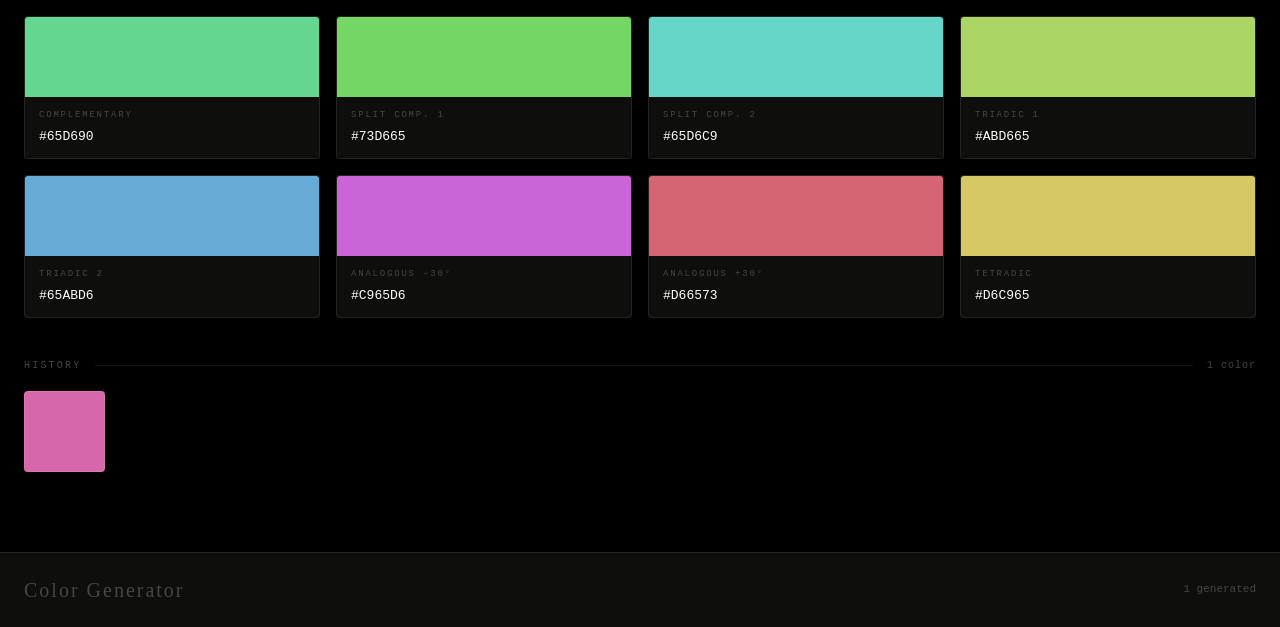
<file: Project-06-Color-Picker/index.html>
<!DOCTYPE html>
<html lang="en">
<head>
  <meta charset="UTF-8" />
  <meta name="viewport" content="width=device-width, initial-scale=1.0"/>
  <title>Color Generator</title>
  <link href="https://cdn.jsdelivr.net/npm/bootstrap@5.3.3/dist/css/bootstrap.min.css" rel="stylesheet"/>
  <link href="https://cdn.jsdelivr.net/npm/bootstrap-icons@1.11.3/font/bootstrap-icons.min.css" rel="stylesheet"/>
  <link rel="stylesheet" href="style.css"/>
</head>
<body>
  <header class="site-header">
    <div class="container-fluid px-4">
      <div class="header-inner">
        <div class="logo">
          <span class="logo-text">COLOR GENERATOR</span>
        </div>

      </div>
    </div>
  </header>
  <section class="hero-section">
    <div class="container-fluid px-4">
      <div class="row align-items-end">
        <div class="col-lg-8">
          <div class="hero-eyebrow">RANDOM COLOR GENERATOR</div>
          <h1 class="hero-title">CLICK <em>DISCOVER</em> COPY.</h1>
        </div>
      
      </div>
    </div>
  </section>
  <main class="main-section">
    <div class="container-fluid px-4">
      <div class="color-stage" id="colorStage">
        <div class="stage-corners">
          <span class="sc sc-tl"></span>
          <span class="sc sc-tr"></span>
          <span class="sc sc-bl"></span>
          <span class="sc sc-br"></span>
        </div>
        <div class="stage-body">
          <div class="stage-rgb-label" id="stageLabel">rgb(0, 0, 0)</div>
          <div class="stage-hint" id="stageHint">
            <i class="bi bi-cursor-fill"></i>&nbsp; CLICK TO GENERATE
          </div>
          <div class="stage-hex-label" id="stageHex">#000000</div>
        </div>
        <div class="stage-grid-lines" aria-hidden="true">
          <span class="gl gl-h"></span>
          <span class="gl gl-v"></span>
        </div>
      </div>
      <div class="generate-bar">
        <button class="gen-btn" id="generateBtn">
          <i class="bi bi-shuffle"></i>
          <span>GENERATE RANDOM COLOR</span>
          <span class="gen-counter" id="genCounter">0</span>
        </button>
        <button class="gen-btn gen-btn--ghost" onclick="clearHistory()">
          <i class="bi bi-trash3"></i>
          <span>CLEAR</span>
        </button>
        <button class="gen-btn gen-btn--ghost" onclick="copyAll()">
          <i class="bi bi-clipboard-check"></i>
          <span>COPY ALL</span>
        </button>
      </div>
      <div class="row g-3 code-row">
        <div class="col-6 col-xl-3">
          <div class="code-card" id="cardRgb" onclick="copyCode('rgb')">
            <div class="code-card-badge">RGB</div>
            <div class="code-card-value" id="valRgb">—</div>
            <div class="code-card-action">
              <i class="bi bi-clipboard"></i> COPY
            </div>
            <div class="code-card-flash" id="flashRgb"></div>
          </div>
        </div>
        <div class="col-6 col-xl-3">
          <div class="code-card" id="cardHex" onclick="copyCode('hex')">
            <div class="code-card-badge">HEX</div>
            <div class="code-card-value" id="valHex">—</div>
            <div class="code-card-action">
              <i class="bi bi-clipboard"></i> COPY
            </div>
            <div class="code-card-flash" id="flashHex"></div>
          </div>
        </div>
        <div class="col-6 col-xl-3">
          <div class="code-card" id="cardHsl" onclick="copyCode('hsl')">
            <div class="code-card-badge">HSL</div>
            <div class="code-card-value" id="valHsl">—</div>
            <div class="code-card-action">
              <i class="bi bi-clipboard"></i> COPY
            </div>
            <div class="code-card-flash" id="flashHsl"></div>
          </div>
        </div>
        <div class="col-6 col-xl-3">
          <div class="code-card" id="cardCmyk" onclick="copyCode('cmyk')">
            <div class="code-card-badge">CMYK</div>
            <div class="code-card-value" id="valCmyk">—</div>
            <div class="code-card-action">
              <i class="bi bi-clipboard"></i> COPY
            </div>
            <div class="code-card-flash" id="flashCmyk"></div>
          </div>
        </div>
      </div>
      <div class="breakdown-section">
        <div class="section-header">
          <span class="section-title">RGB BREAKDOWN</span>
          <span class="section-line"></span>
        </div>
        <div class="rgb-bars">
          <div class="bar-row">
            <span class="bar-ch bar-ch--r">R</span>
            <div class="bar-track">
              <div class="bar-fill bar-r" id="barR"></div>
            </div>
            <span class="bar-num" id="numR">0</span>
            <span class="bar-pct" id="pctR">0%</span>
          </div>
          <div class="bar-row">
            <span class="bar-ch bar-ch--g">G</span>
            <div class="bar-track">
              <div class="bar-fill bar-g" id="barG"></div>
            </div>
            <span class="bar-num" id="numG">0</span>
            <span class="bar-pct" id="pctG">0%</span>
          </div>
          <div class="bar-row">
            <span class="bar-ch bar-ch--b">B</span>
            <div class="bar-track">
              <div class="bar-fill bar-b" id="barB"></div>
            </div>
            <span class="bar-num" id="numB">0</span>
            <span class="bar-pct" id="pctB">0%</span>
          </div>
        </div>
      </div>
      <div class="shades-section">
        <div class="section-header">
          <span class="section-title">SHADES &amp; TINTS</span>
          <span class="section-line"></span>
        </div>
        <div class="shades-strip" id="shadesStrip">
      <!-- IN JAVASCRIPT FILE -->
        </div>
      </div>

      <div class="harmony-section">
        <div class="section-header">
          <span class="section-title">COLOR HARMONY</span>
          <span class="section-line"></span>
        </div>
        <div class="row g-3" id="harmonyRow">
      <!-- IN JAVASCRIPT FILE -->
        </div>
      </div>

      <div class="history-section">
        <div class="section-header">
          <span class="section-title">HISTORY</span>
          <span class="section-line"></span>
          <span class="history-count" id="historyCount">0 colors</span>
        </div>
        <div class="history-grid" id="historyGrid">
          <div class="history-empty" id="historyEmpty">
            <i class="bi bi-palette2"></i>
            <span>No colors yet — click the stage or hit Generate</span>
          </div>
        </div>
      </div>

    </div>
  </main>
  <footer class="site-footer">
    <div class="container-fluid px-4">
      <div class="footer-inner">
        <span class="footer-brand">Color Generator</span>
  
        <span class="footer-total" id="footerTotal">0 generated</span>
      </div>
    </div>
  </footer>
  <script src="https://cdn.jsdelivr.net/npm/bootstrap@5.3.3/dist/js/bootstrap.bundle.min.js"></script>
  <script src="app.js"></script>
</body>
</html>
</file>
<file: style.css>
/* ── RESET & TOKENS ── */
*,
*::before,
*::after {
  box-sizing: border-box;
  margin: 0;
  padding: 0;
}

:root {
  --bg: #07080c;
  --surface: #0d0f16;
  --card: #111420;
  --border: #1c1f2e;
  --js: #f7df1e;
  --js-dim: rgba(247, 223, 30, 0.11);
  --green: #34d57e;
  --amber: #f59e0b;
  --text: #e8eaf4;
  --sub: #8b8fa8;
  --muted: #454760;
  --r: 14px;
}

body {
  background: var(--bg);
  color: var(--text);
  font-family: 'DM Sans', sans-serif;
  min-height: 100vh;
  overflow-x: hidden;
}

a {
  text-decoration: none;
}
.topbar {
  position: sticky;
  top: 0;
  z-index: 100;
  height: 62px;
  display: flex;
  align-items: center;
  justify-content: space-between;
  padding: 0 2rem;
  background: rgba(7, 8, 12, 0.92);
  backdrop-filter: blur(18px);
  border-bottom: 1px solid var(--border);
}

.topbar-left {
  display: flex;
  align-items: center;
  gap: 0.85rem;
}

.brand {
  display: flex;
  align-items: center;
  gap: 0.55rem;
}

.brand-badge {
  width: 30px;
  height: 30px;
  background: var(--js);
  border-radius: 8px;
  display: flex;
  align-items: center;
  justify-content: center;
  font-family: 'Sora', sans-serif;
  font-size: 0.6rem;
  font-weight: 800;
  color: #07080c;
}

.brand-name {
  font-family: 'Sora', sans-serif;
  font-weight: 700;
  font-size: 0.95rem;
  color: var(--text);
}

.brand-name span {
  color: var(--js);
}

.topbar-nav {
  display: flex;
  align-items: center;
  gap: 0.15rem;
}

.topbar-nav a {
  font-size: 0.85rem;
  font-weight: 500;
  color: var(--sub);
  padding: 0.4rem 0.8rem;
  border-radius: 8px;
  transition:
    background 0.2s,
    color 0.2s;
}

.topbar-nav a:hover {
  color: var(--text);
  background: var(--card);
}

.topbar-nav a.active {
  color: var(--text);
}

.btn-hire {
  background: var(--js);
  color: #07080c;
  font-weight: 700;
  font-size: 0.8rem;
  padding: 0.44rem 1rem;
  border-radius: 9px;
  transition:
    filter 0.2s,
    transform 0.2s;
  white-space: nowrap;
}

.btn-hire:hover {
  filter: brightness(1.1);
  transform: translateY(-1px);
  color: #07080c;
}

.hero-section {
  position: relative;
  overflow: hidden;
  padding: 5rem 0 4rem;
}

.hero-section::before {
  content: '';
  position: absolute;
  width: 600px;
  height: 500px;
  background: radial-gradient(ellipse, rgba(247, 223, 30, 0.07) 0%, transparent 70%);
  top: -120px;
  left: -100px;
  pointer-events: none;
}

.hero-section::after {
  content: '';
  position: absolute;
  width: 350px;
  height: 350px;
  background: radial-gradient(ellipse, rgba(52, 213, 126, 0.04) 0%, transparent 70%);
  top: 60px;
  right: 5%;
  pointer-events: none;
}

.hero-inner {
  position: relative;
  z-index: 1;
}

.hero-pill {
  display: inline-flex;
  align-items: center;
  gap: 0.45rem;
  background: var(--js-dim);
  border: 1px solid rgba(247, 223, 30, 0.22);
  color: var(--js);
  font-size: 0.7rem;
  font-weight: 700;
  letter-spacing: 0.1em;
  text-transform: uppercase;
  padding: 0.32rem 0.85rem;
  border-radius: 50px;
  margin-bottom: 1.5rem;
}

.hero-pill::before {
  content: '';
  width: 6px;
  height: 6px;
  border-radius: 50%;
  background: var(--js);
  animation: pulse 2s infinite;
}

@keyframes pulse {
  0%,
  100% {
    opacity: 1;
  }

  50% {
    opacity: 0.25;
  }
}

.hero-title {
  font-family: 'Sora', sans-serif;
  font-weight: 800;
  font-size: clamp(2.2rem, 5vw, 3.6rem);
  line-height: 1.08;
  letter-spacing: -0.035em;
  color: var(--text);
  max-width: 560px;
}

.hero-title .accent {
  color: var(--js);
}

.hero-sub {
  font-size: 0.93rem;
  color: var(--sub);
  line-height: 1.78;
  max-width: 420px;
  margin-top: 1.1rem;
}

.hero-stats {
  display: flex;
  flex-wrap: wrap;
  gap: 2rem;
  margin-top: 2.8rem;
  padding-top: 2.4rem;
  border-top: 1px solid var(--border);
}

.stat-num {
  font-family: 'Sora', sans-serif;
  font-size: 1.75rem;
  font-weight: 800;
  color: var(--text);
  line-height: 1;
}

.stat-num em {
  font-style: normal;
  color: var(--js);
}

.stat-lbl {
  font-size: 0.7rem;
  color: var(--muted);
  margin-top: 0.28rem;
  font-weight: 500;
}

.projects-section {
  padding-bottom: 5rem;
}

.sec-head {
  display: flex;
  align-items: center;
  justify-content: space-between;
  flex-wrap: wrap;
  gap: 1rem;
  padding-bottom: 1.4rem;
  border-bottom: 1px solid var(--border);
  margin-bottom: 2rem;
}

.sec-label {
  font-size: 0.65rem;
  font-weight: 700;
  letter-spacing: 0.14em;
  text-transform: uppercase;
  color: var(--js);
  margin-bottom: 0.2rem;
}

.sec-title {
  font-family: 'Sora', sans-serif;
  font-size: 1.25rem;
  font-weight: 700;
  color: var(--text);
  letter-spacing: -0.02em;
}

.count-badge {
  background: var(--js-dim);
  border: 1px solid rgba(247, 223, 30, 0.2);
  color: var(--js);
  font-size: 0.72rem;
  font-weight: 700;
  padding: 0.35rem 1rem;
  border-radius: 50px;
}

.pcard {
  background: var(--card);
  border: 1px solid var(--border);
  border-radius: var(--r);
  overflow: hidden;
  display: flex;
  flex-direction: column;
  height: 100%;
  transition:
    transform 0.3s ease,
    border-color 0.3s,
    box-shadow 0.3s;
}

.pcard:hover {
  transform: translateY(-6px);
  border-color: rgba(247, 223, 30, 0.2);
  box-shadow:
    0 20px 55px rgba(0, 0, 0, 0.5),
    0 0 0 1px rgba(247, 223, 30, 0.06);
}

.thumb {
  position: relative;
  height: AUTO;
  overflow: hidden;
  flex-shrink: 0;
  background: #0c0d14;
}

.thumb img {
  width: 100%;
  height: 100%;
  object-fit: cover;
  display: block;
  transition: transform 0.45s ease;
  filter: brightness(0.78) saturate(1.1);
}

.pcard:hover .thumb img {
  transform: scale(1.06);
  filter: brightness(0.9) saturate(1.2);
}

.thumb-fade {
  position: absolute;
  inset: 0;
  background: linear-gradient(
    to top,
    rgba(17, 20, 32, 0.96) 0%,
    rgba(17, 20, 32, 0.15) 55%,
    transparent 100%
  );
}

.thumb-top {
  position: absolute;
  top: 0.8rem;
  right: 0.8rem;
  display: flex;
  flex-direction: column;
  align-items: flex-end;
  gap: 0.35rem;
  z-index: 2;
}

.badge-feat {
  background: var(--js);
  color: #07080c;
  font-size: 0.56rem;
  font-weight: 800;
  letter-spacing: 0.05em;
  text-transform: uppercase;
  padding: 0.2rem 0.6rem;
  border-radius: 50px;
}

.badge-status {
  display: flex;
  align-items: center;
  gap: 0.32rem;
  background: rgba(7, 8, 12, 0.78);
  border: 1px solid rgba(255, 255, 255, 0.07);
  padding: 0.2rem 0.6rem;
  border-radius: 50px;
  font-size: 0.65rem;
  font-weight: 600;
  color: var(--text);
}

.dot {
  width: 5px;
  height: 5px;
  border-radius: 50%;
}

.dot-live {
  background: var(--green);
  box-shadow: 0 0 6px var(--green);
  animation: pulse 2s infinite;
}

.dot-wip {
  background: var(--amber);
  box-shadow: 0 0 6px var(--amber);
}

.thumb-num {
  position: absolute;
  bottom: 0.8rem;
  left: 1rem;
  font-family: 'Sora', sans-serif;
  font-size: 0.65rem;
  font-weight: 600;
  color: rgba(255, 255, 255, 0.25);
  z-index: 2;
}

.cbody {
  padding: 1.2rem 1.4rem 0.9rem;
  display: flex;
  flex-direction: column;
}

.ctop {
  display: flex;
  align-items: center;
  justify-content: space-between;
  margin-bottom: 0.55rem;
}

.ccat {
  font-size: 0.6rem;
  font-weight: 700;
  letter-spacing: 0.1em;
  text-transform: uppercase;
  color: var(--js);
  background: var(--js-dim);
  border: 1px solid rgba(247, 223, 30, 0.14);
  padding: 0.15rem 0.55rem;
  border-radius: 4px;
}

.cnum {
  font-family: 'Sora', sans-serif;
  font-size: 0.7rem;
  font-weight: 600;
  color: var(--muted);
}

.ctitle {
  font-family: 'Sora', sans-serif;
  font-size: 1rem;
  font-weight: 700;
  color: var(--text);
  line-height: 1.35;
  letter-spacing: -0.015em;
  margin-bottom: 0.4rem;
}

.cdesc {
  font-size: 0.82rem;
  color: var(--sub);
  line-height: 1.72;
  flex: 1;
}

.ctags {
  display: flex;
  flex-wrap: wrap;
  gap: 0.28rem;
  margin-top: 0.9rem;
}

.ctag {
  background: rgba(255, 255, 255, 0.03);
  border: 1px solid var(--border);
  color: var(--sub);
  font-size: 0.65rem;
  font-weight: 500;
  padding: 0.18rem 0.55rem;
  border-radius: 5px;
  transition: border-color 0.2s;
}

.pcard:hover .ctag {
  border-color: #2a2d42;
}

.cactions {
  padding: 0.8rem 1.4rem 1.2rem;
  display: grid;
  grid-template-columns: 1fr auto;
  gap: 0.45rem;
}

.btn-live {
  background: var(--js);
  color: #07080c;
  font-weight: 700;
  font-size: 0.8rem;
  padding: 0.58rem 0.9rem;
  border-radius: 9px;
  display: flex;
  align-items: center;
  justify-content: center;
  gap: 0.38rem;
  transition:
    filter 0.2s,
    transform 0.2s;
}

.btn-live:hover {
  filter: brightness(1.1);
  transform: translateY(-1px);
  color: #07080c;
}

.btn-gh {
  background: var(--surface);
  border: 1px solid var(--border);
  color: var(--sub);
  font-weight: 600;
  font-size: 0.8rem;
  padding: 0.58rem 0.9rem;
  border-radius: 9px;
  display: flex;
  align-items: center;
  justify-content: center;
  gap: 0.38rem;
  transition:
    border-color 0.2s,
    color 0.2s,
    transform 0.2s;
  white-space: nowrap;
}

.btn-gh:hover {
  border-color: #2a2d42;
  color: var(--text);
  transform: translateY(-1px);
}

.site-footer {
  border-top: 1px solid var(--border);
  padding: 1.4rem 0 2rem;
}

.foot-inner {
  display: flex;
  align-items: center;
  justify-content: space-between;
  flex-wrap: wrap;
  gap: 1rem;
}

.foot-copy {
  font-size: 0.78rem;
  color: var(--muted);
}

.foot-copy strong {
  color: var(--sub);
}

.foot-socials {
  display: flex;
  gap: 0.4rem;
}

.foot-socials a {
  width: 30px;
  height: 30px;
  border-radius: 7px;
  background: var(--card);
  border: 1px solid var(--border);
  display: flex;
  align-items: center;
  justify-content: center;
  color: var(--muted);
  font-size: 0.84rem;
  transition:
    color 0.2s,
    border-color 0.2s,
    background 0.2s;
}

.foot-socials a:hover {
  color: var(--js);
  border-color: rgba(247, 223, 30, 0.2);
  background: var(--js-dim);
}

.pcard-col {
  opacity: 0;
  animation: slideUp 0.5s ease forwards;
}

.pcard-col:nth-child(1) {
  animation-delay: 0.05s;
}

.pcard-col:nth-child(2) {
  animation-delay: 0.12s;
}

.pcard-col:nth-child(3) {
  animation-delay: 0.19s;
}

.pcard-col:nth-child(4) {
  animation-delay: 0.26s;
}

.pcard-col:nth-child(5) {
  animation-delay: 0.33s;
}

.pcard-col:nth-child(6) {
  animation-delay: 0.4s;
}

@keyframes slideUp {
  from {
    opacity: 0;
    transform: translateY(22px);
  }

  to {
    opacity: 1;
    transform: translateY(0);
  }
}
@media (max-width: 768px) {
  .topbar-nav {
    display: none;
  }

  .topbar-right {
    display: none;
  }

  .topbar {
    padding: 0 1rem;
  }

  .hero-section {
    padding: 3rem 0 2.5rem;
  }

  .hero-title {
    font-size: 1.9rem;
  }

  .hero-stats {
    gap: 1.5rem;
  }

  .projects-section {
    padding-bottom: 3.5rem;
  }
}

@media (max-width: 480px) {
  .hero-stats {
    gap: 1.2rem;
  }

  .stat-num {
    font-size: 1.5rem;
  }
  .cactions {
    grid-template-columns: 1fr;
  }
  .btn-gh {
    justify-content: center;
  }
}
</file>
<file: Project-01-TODO-APP/style.css>
* {
  box-sizing: border-box;
  margin: 0;
  padding: 0;
}
body {
  color: #f0f0f0;
  min-height: 100vh;
}
.wrapper {
  min-height: 100vh;
  display: flex;
  align-items: flex-start;
  justify-content: center;
  padding: 48px 16px 80px;
}
.app-card {
  width: 100%;
  max-width: 640px;
  background: #0d0d0d;
  border: 1px solid #2a2a2a;
  border-radius: 20px;
  box-shadow: 0 20px 60px rgba(0, 0, 0, 0.9);
  animation: cardIn 0.5s ease both;
}
@keyframes cardIn {
  from {
    opacity: 0;
    transform: translateY(24px);
  }
  to {
    opacity: 1;
    transform: translateY(0);
  }
}

.app-header {
  padding: 32px 28px 24px;
  border-bottom: 1px solid #1e1e1e;
  display: flex;
  align-items: center;
  justify-content: space-between;
}

.app-title {
  font-size: 40px;
  font-weight: 800;
  color: #fff;
  letter-spacing: -2px;
  line-height: 1;
}

.task-counter {
  font-size: 11px;
  color: #666;
  background: #0a0a0a;
  border: 1px solid #2a2a2a;
  border-radius: 10px;
  padding: 6px 14px;
}
.task-counter b {
  color: #fff;
}

.app-body {
  padding: 24px 28px;
}

.search-row {
  display: flex;
  gap: 8px;
  margin-bottom: 16px;
}
.search-wrap {
  position: relative;
  flex: 1;
}
.search-wrap .si {
  position: absolute;
  left: 14px;
  top: 50%;
  transform: translateY(-50%);
  color: #555;
  font-size: 12px;
  pointer-events: none;
}

#searchField {
  width: 100%;
  background: #0a0a0a;
  border: 1px solid #2a2a2a;
  border-radius: 10px;
  padding: 11px 14px 11px 38px;
  font-size: 13px;
  color: #f0f0f0;
  outline: none;
  transition: border-color 0.2s;
}
#searchField::placeholder {
  color: #444;
}
#searchField:focus {
  border-color: #3a3a3a;
  background: #111;
}

#searchBtn {
  background: #0a0a0a;
  border: 1px solid #2a2a2a;
  border-radius: 10px;
  padding: 11px 18px;
  font-size: 11px;
  font-weight: 700;
  color: #666;
  cursor: pointer;
  letter-spacing: 1px;
  text-transform: uppercase;
  transition: all 0.2s;
  white-space: nowrap;
  display: flex;
  align-items: center;
  gap: 7px;
}
#searchBtn:hover {
  background: #161616;
  border-color: #3a3a3a;
  color: #fff;
}
#searchBtn.active {
  background: #fff;
  border-color: #fff;
  color: #000;
}

.divider {
  height: 1px;
  background: #1e1e1e;
  margin-bottom: 16px;
}

.add-row {
  display: flex;
  gap: 8px;
  margin-bottom: 28px;
}

#todoInput {
  flex: 1;
  background: #0a0a0a;
  border: 1px solid #2a2a2a;
  border-radius: 10px;
  padding: 11px 14px;
  font-size: 13px;
  color: #f0f0f0;
  outline: none;
  transition: border-color 0.2s;
}
#todoInput::placeholder {
  color: #444;
}
#todoInput:focus {
  border-color: #3a3a3a;
  background: #111;
}

#addBtn {
  background: #fff;
  border: 1px solid #fff;
  border-radius: 10px;
  padding: 11px 22px;
  font-size: 11px;
  font-weight: 700;
  color: #000;
  cursor: pointer;
  letter-spacing: 1px;
  text-transform: uppercase;
  white-space: nowrap;
  transition: all 0.2s;
}
#addBtn:hover {
  background: #ddd;
  border-color: #ddd;
  transform: translateY(-1px);
  box-shadow: 0 4px 16px rgba(255, 255, 255, 0.1);
}
#addBtn.update {
  background: #f5c518;
  border-color: #f5c518;
  color: #000;
}
#addBtn.update:hover {
  background: #e0b015;
  border-color: #e0b015;
}

.section-label {
  font-size: 9px;
  letter-spacing: 3px;
  color: #444;
  text-transform: uppercase;
  margin-bottom: 10px;
  display: flex;
  align-items: center;
  gap: 10px;
}
.section-label::after {
  content: '';
  flex: 1;
  height: 1px;
  background: #1e1e1e;
}

#todoList {
  list-style: none;
  padding: 0;
  display: flex;
  flex-direction: column;
  gap: 6px;
}

#todoList li {
  background: #111;
  border: 1px solid #1e1e1e;
  border-radius: 3px;
  padding: 13px 16px;
  display: flex;
  align-items: center;
  justify-content: space-between;
  gap: 12px;
  transition:
    border-color 0.2s,
    background 0.2s,
    transform 0.2s;
  animation: itemIn 0.35s cubic-bezier(0.34, 1.4, 0.64, 1) both;
  position: relative;
  overflow: hidden;
}

#todoList li::before {
  content: '';
  position: absolute;
  left: 0;
  top: 0;
  bottom: 0;
  width: 2px;
  background: #fff;
  transform: scaleY(0);
  transform-origin: center;
  transition: transform 0.25s;
}
#todoList li:hover {
  border-color: #2a2a2a;
  background: #141414;
  transform: translateX(3px);
}
#todoList li:hover::before {
  transform: scaleY(1);
}
#todoList li.done {
  background: #0c130c;
  border-color: #1a2e1a;
}
#todoList li.done::before {
  background: #00f56e;
  transform: scaleY(1);
}
#todoList li.done .todo-text {
  text-decoration: line-through;
  color: #4a4a4a;
}

@keyframes itemIn {
  from {
    opacity: 0;
    transform: translateY(-8px) scale(0.98);
  }
  to {
    opacity: 1;
    transform: translateY(0) scale(1);
  }
}
@keyframes itemOut {
  from {
    opacity: 1;
    transform: translateX(0);
    max-height: 70px;
  }
  to {
    opacity: 0;
    transform: translateX(50px);
    max-height: 0;
    padding: 0;
    border-width: 0;
  }
}
#todoList li.removing {
  animation: itemOut 0.3s ease forwards;
  pointer-events: none;
}
#todoList li .todo-text {
  flex: 1;
  font-size: 14px;
  font-weight: 500;
  word-break: break-word;
  transition:
    color 0.3s,
    text-decoration 0.3s;
}
#todoList li .actions {
  display: flex;
  gap: 6px;
  flex-shrink: 0;
}

.ibtn {
  width: 30px;
  height: 30px;
  border-radius: 2px;
  border: 1px solid #2a2a2a;
  background: transparent;
  display: flex;
  align-items: center;
  justify-content: center;
  cursor: pointer;
  font-size: 11px;
  color: #555;
  transition: all 0.18s;
}
.ibtn.done-btn {
  border-color: #2a2a2a;
  color: #555;
  position: relative;
}
.ibtn.done-btn:hover {
  color: #3ddc84;
  border-color: rgba(61, 220, 132, 0.4);
  background: rgba(61, 220, 132, 0.08);
  transform: scale(1.1);
}
li.done .ibtn.done-btn {
  color: #3ddc84;
  border-color: rgba(61, 220, 132, 0.5);
  background: rgba(61, 220, 132, 0.1);
}@keyframes checkPop {
  0% {
    transform: scale(1);
  }
  40% {
    transform: scale(1.35) rotate(-10deg);
  }
  70% {
    transform: scale(0.9) rotate(5deg);
  }
  100% {
    transform: scale(1) rotate(0deg);
  }
}
.ibtn.done-btn.popping {
  animation: checkPop 0.45s cubic-bezier(0.34, 1.6, 0.64, 1) both;
}
.ibtn.edit:hover {
  color: #f5c518;
  border-color: rgba(245, 197, 24, 0.4);
  background: rgba(245, 197, 24, 0.08);
}
.ibtn.del:hover {
  color: #ff3b3b;
  border-color: rgba(255, 59, 59, 0.4);
  background: rgba(255, 59, 59, 0.08);
}
#emptyState {
  text-align: center;
  padding: 48px 0;
  display: none;
}
#emptyState.show {
  display: block;
}
#emptyState .et {
  font-size: 10px;
  letter-spacing: 3px;
  color: #333;
  text-transform: uppercase;
}
.hidden {
  display: none !important;
}
.app-footer {
  padding: 14px 28px;
  border-top: 1px solid #1e1e1e;
  display: flex;
  align-items: center;
  justify-content: space-between;
}

.hint {
  font-size: 9px;
  color: #444;
  letter-spacing: 1px;
}
#clearBtn {
  font-size: 9px;
  color: #444;
  background: none;
  border: none;
  cursor: pointer;
  letter-spacing: 1px;
  text-transform: uppercase;
  transition: color 0.2s;
  padding: 0;
}
#clearBtn:hover {
  color: #ff3b3b;
}
</file>
<file: Project-02-DigitalClock-StopWatch/style.css>
:root {
  --accent: #fefefe;
  --accent-dim: rgba(255, 255, 255, 0.1);
  --bg: #0b0b0c;
  --panel: #1a1a1c;
  --border: #333;
  --text: #fefefe;
  --text-dim: #aaa;
  --text-mid: #888;
  --red: #ff5f5f;
  --red-dim: rgba(255, 95, 95, 0.1);
}
* {
  margin: 0;
  padding: 0;
  box-sizing: border-box;
}
body {
  background: var(--bg);
  color: var(--text);
  min-height: 100vh;
  display: flex;
  justify-content: center;
  align-items: flex-start;
  padding: 2rem 1rem;
}
.container {
  width: 100%;
  max-width: 760px;
}
.site-header {
  text-align: center;
  margin-bottom: 3rem;
}
.site-header h1 {
  font-weight: 800;
  font-size: 3rem;
  letter-spacing: 0.1em;
  color: var(--accent);
}
.header-rule {
  width: 50px;
  height: 1px;
  background: var(--accent-dim);
  margin: 0.9rem auto;
}
.site-header p {
  font-size: 1rem;
  color: var(--text-dim);
  letter-spacing: 0.2em;
}
.panel {
  background: var(--panel);
  border: 1px solid var(--border);
  border-radius: 10px;
  padding: 2rem;
  margin-bottom: 2rem;
  box-shadow: 0 4px 24px rgba(0, 0, 0, 0.6);
}
.clock-display,
.sw-display {
  text-align: center;
  font-weight: 700;
  color: var(--text);
  margin-bottom: 2rem;
}
.panel-label {
  font-size: 0.85rem;
  color: var(--text-dim);
  letter-spacing: 0.3em;
  text-transform: uppercase;
  margin-bottom: 1.5rem;
  display: flex;
  justify-content: center;
  align-items: center;
}
.clock-display {
  display: flex;
  justify-content: center;
  align-items: center;
  font-weight: 700;
  color: var(--text);
  font-size: 5rem;
  margin-bottom: 1rem;
  gap: 1.5rem; 
}
.colon {
  color: var(--accent);
  margin: 0 2px;
  animation: blink 1s step-start infinite;
}

@keyframes blink {
  0%, 100% { opacity: 0.5; }
  50% { opacity: 0.2; }
}
.ampm-badge {
  display: inline-block;
  background: var(--accent-dim);
  color: var(--accent);
  font-size: 0.65rem;
  padding: 4px 10px;
  border-radius: 4px;
  margin-left: 8px;
  vertical-align: middle;
}
.date-display {
  text-align: center;
  font-size: 0.75rem;
  color: var(--text-mid);
  letter-spacing: 0.2em;
}
.sw-main {
  font-size: 5rem;
}
.sw-dot {
  font-size: 2rem;
  color: var(--accent);
  opacity: 0.5;
  margin: 0 2px;
}

.sw-ms {
  font-size: 2rem;
  color: var(--text-dim);
}

.btn-row {
  display: flex;
  gap: 1rem;
  justify-content: center;
  flex-wrap: wrap;
  margin-top: 1rem;
}

.sw-btn {
  font-size: 0.7rem;
  font-weight: 700;
  letter-spacing: 0.2em;
  text-transform: uppercase;
  padding: 0.7rem 2rem;
  border-radius: 6px;
  border: 1px solid;
  cursor: pointer;
  transition: all 0.25s ease;
  min-width: 110px;
  background: transparent;
}
.btn-start {
  color: var(--accent);
  border-color: rgba(255, 255, 255, 0.2);
  background: var(--accent-dim);
}
.btn-start:hover {
  background: var(--accent);
  color: var(--bg);
  transform: scale(1.05);
}
.btn-stop {
  color: var(--red);
  border-color: rgba(255, 95, 95, 0.3);
  background: var(--red-dim);
}

.btn-stop:hover {
  background: var(--red);
  color: var(--bg);
  transform: scale(1.05);
}
.btn-reset {
  color: var(--text-dim);
  border-color: var(--border);
  background: rgba(255, 255, 255, 0.05);
}
.btn-reset:hover {
  color: var(--text-mid);
  border-color: #555;
  background: rgba(255, 255, 255, 0.1);
  transform: scale(1.03);
}
@media (max-width: 576px) {
  .clock-display { font-size: 3rem; }
  .sw-main { font-size: 3rem; }
  .sw-ms { font-size: 1.5rem; }
  .sw-dot { font-size: 1.5rem; }
}
</file>
<file: Project-03-PasswordGenerator/style.css>
:root {
  --bg: #020202;
  --surface-1: #0a0a0a;
  --surface-2: #111111;
  --surface-3: #161616;
  --border: rgba(255, 255, 255, 0.06);
  --border-hover: rgba(255, 255, 255, 0.12);
  --text: #f0f0f0;
  --text-2: #888;
  --text-3: #444;
  --accent: #f7df1e;
  --accent-2: #f7df1e;
  --accent-glow: rgba(184, 255, 79, 0.15);
  --accent-glow-strong: rgba(184, 255, 79, 0.25);
  --red: #ff5252;
  --yellow: #ffd54f;
  --green: #f7df1e;

  --radius-sm: 8px;
  --radius-md: 14px;
  --radius-lg: 20px;
  --radius-xl: 28px;

  /* Text size scale */
  --fs-xs:  0.65rem;
  --fs-sm:  0.82rem;
  --fs-md:  0.92rem;
  --fs-lg:  1.05rem;
  --fs-2xl: 2.5rem;
}

*,
*::before,
*::after {
  margin: 0;
  padding: 0;
  box-sizing: border-box;
}

html,
body {
  height: 100%;
}

body {
  background: var(--bg);
  color: var(--text);
  min-height: 100vh;
  display: flex;
  align-items: center;
  justify-content: center;
  overflow-x: hidden;
}

/* ── Background ── */

.bg-effects {
  position: fixed;
  inset: 0;
  pointer-events: none;
  z-index: 0;
  overflow: hidden;
}

.bg-orb {
  position: absolute;
  border-radius: 50%;
  filter: blur(80px);
  opacity: 0.12;
}

.bg-orb-1 {
  background: var(--accent);
  top: -20%;
  left: 50%;
  transform: translateX(-50%);
  animation: drift1 12s ease-in-out infinite alternate;
}

.bg-orb-2 {
  background: #4fffb8;
  bottom: -10%;
  right: -10%;
  opacity: 0.05;
  animation: drift2 15s ease-in-out infinite alternate;
}

.bg-grid {
  position: absolute;
  inset: 0;
  background-image:
    linear-gradient(rgba(255, 255, 255, 0.015) 1px, transparent 1px),
    linear-gradient(90deg, rgba(255, 255, 255, 0.015) 1px, transparent 1px);
  background-size: 40px 40px;
}

@keyframes drift1 {
  from { transform: translateX(-50%) translateY(0) scale(1); }
  to   { transform: translateX(-50%) translateY(30px) scale(1.08); }
}

@keyframes drift2 {
  from { transform: translate(0, 0); }
  to   { transform: translate(-20px, -30px); }
}

/* ── Layout ── */

.wrapper {
  position: relative;
  z-index: 1;
  width: 100%;
  max-width: 480px;
}

/* ── Card ── */

.card {
  background: var(--surface-1);
  border: 1px solid var(--border);
  border-radius: var(--radius-xl);
  padding: 1.6rem;
  box-shadow:
    0 0 0 1px rgba(255, 255, 255, 0.04),
    0 1px 0 rgba(255, 255, 255, 0.06),
    0 32px 64px rgba(0, 0, 0, 0.7),
    0 8px 24px rgba(0, 0, 0, 0.5),
    inset 0 1px 0 rgba(255, 255, 255, 0.05);
  animation: cardIn 0.6s cubic-bezier(0.16, 1, 0.3, 1) both;
  position: relative;
  overflow: hidden;
}

.card::before {
  content: '';
  position: absolute;
  top: 0;
  left: 15%;
  right: 15%;
  height: 1px;
  background: linear-gradient(
    90deg,
    transparent,
    rgba(184, 255, 79, 0.4) 40%,
    rgba(184, 255, 79, 0.4) 60%,
    transparent
  );
}

@keyframes cardIn {
  from { opacity: 0; transform: translateY(32px) scale(0.96); }
  to   { opacity: 1; transform: translateY(0) scale(1); }
}

/* ── Header ── */

.header {
  margin-bottom: 1.5rem;
}

.badge {
  display: inline-flex;
  align-items: center;
  gap: 0.4rem;
  background: rgba(184, 255, 79, 0.08);
  border: 1px solid rgba(184, 255, 79, 0.18);
  border-radius: 999px;
  padding: 0.22rem 0.8rem;
  font-size: var(--fs-xs);
  font-weight: 600;
  color: var(--accent);
  text-transform: uppercase;
  letter-spacing: 0.14em;
  margin-bottom: 0.75rem;
}

.badge-dot {
  width: 5px;
  height: 5px;
  background: var(--accent);
  border-radius: 50%;
  animation: blink 2s ease-in-out infinite;
  box-shadow: 0 0 6px var(--accent);
}

@keyframes blink {
  0%, 100% { opacity: 1; }
  50%       { opacity: 0.35; }
}

h1 {
  font-size: var(--fs-2xl);
  font-weight: 700;
  letter-spacing: -0.03em;
  line-height: 1.05;
  margin-bottom: 0.3rem;
}

h1 em {
  font-style: normal;
  color: var(--accent);
}

.subtitle {
  font-size: var(--fs-sm);
  color: var(--text-2);
  font-weight: 400;
}

/* ── Output ── */

.output-wrap {
  margin-bottom: 0.75rem;
}

.output {
  background: #050505;
  border: 1px solid var(--border);
  border-radius: var(--radius-lg);
  padding: 0.9rem 1rem;
  display: flex;
  align-items: center;
  gap: 0.8rem;
  position: relative;
  overflow: hidden;
  transition: border-color 0.25s, box-shadow 0.25s;
}

.output:hover {
  border-color: rgba(184, 255, 79, 0.12);
  box-shadow: 0 0 0 1px rgba(184, 255, 79, 0.05) inset;
}

.output-inner {
  flex: 1;
  min-width: 0;
}

.output-label {
  font-size: var(--fs-xs);
  color: var(--text-3);
  text-transform: uppercase;
  letter-spacing: 0.14em;
  font-weight: 600;
  margin-bottom: 0.25rem;
}

#password {
  font-size: var(--fs-lg);
  color: var(--text);
  word-break: break-all;
  line-height: 1.6;
  letter-spacing: 0.03em;
}

/* ── Copy button ── */

.copy-btn {
  background: var(--surface-3);
  border: 1px solid var(--border);
  color: var(--text-2);
  border-radius: var(--radius-sm);
  width: 38px;
  height: 38px;
  cursor: pointer;
  flex-shrink: 0;
  display: flex;
  align-items: center;
  justify-content: center;
  transition: all 0.18s ease;
}

.copy-btn:hover {
  background: var(--accent);
  color: #000;
  border-color: var(--accent);
  transform: scale(1.08);
  box-shadow: 0 0 18px var(--accent-glow-strong);
}

.copy-btn:active {
  transform: scale(0.9);
}

.copy-btn svg {
  width: 15px;
  height: 15px;
  fill: none;
  stroke: currentColor;
  stroke-width: 2;
  stroke-linecap: round;
  stroke-linejoin: round;
}

/* ── Strength ── */

.strength-row {
  display: flex;
  align-items: center;
  gap: 0.6rem;
  margin-bottom: 0.75rem;
}

.strength-bars {
  display: flex;
  gap: 3px;
}

.strength-bar {
  width: 20px;
  height: 3px;
  border-radius: 2px;
  background: var(--surface-3);
  transition: background 0.4s ease;
}

.strength-bar.fill-weak { background: var(--red); }
.strength-bar.fill-ok   { background: var(--yellow); }
.strength-bar.fill-good { background: var(--accent); }

#strength-msg {
  font-size: var(--fs-xs);
  color: var(--text-2);
  font-weight: 500;
  letter-spacing: 0.04em;
  min-height: 1em;
  flex: 1;
}

/* ── Divider ── */

.divider {
  border: none;
  border-top: 1px solid var(--border);
  margin: 1rem 0;
}

/* ── Section labels ── */

.section-label {
  font-size: var(--fs-xs);
  font-weight: 700;
  color: var(--text-3);
  text-transform: uppercase;
  letter-spacing: 0.15em;
}

/* ── Slider ── */

.slider-header {
  display: flex;
  justify-content: space-between;
  align-items: center;
  margin-bottom: 0.6rem;
}

#len-num {
  font-size: var(--fs-md);
  font-weight: 700;
  color: var(--accent);
  background: rgba(184, 255, 79, 0.08);
  border: 1px solid rgba(184, 255, 79, 0.15);
  border-radius: 6px;
  padding: 0.1rem 0.5rem;
  min-width: 2.8rem;
  text-align: center;
}

input[type="range"] {
  -webkit-appearance: none;
  appearance: none;
  width: 100%;
  height: 2px;
  background: var(--surface-3);
  border-radius: 2px;
  outline: none;
  cursor: pointer;
  margin-bottom: 1.2rem;
}

input[type="range"]::-webkit-slider-thumb {
  -webkit-appearance: none;
  width: 18px;
  height: 18px;
  background: var(--accent);
  border-radius: 50%;
  cursor: pointer;
  border: 3px solid var(--bg);
  box-shadow: 0 0 0 1px var(--accent), 0 0 14px rgba(184, 255, 79, 0.4);
  transition: box-shadow 0.2s, transform 0.15s;
}

input[type="range"]::-webkit-slider-thumb:hover {
  box-shadow: 0 0 0 1px var(--accent), 0 0 22px rgba(184, 255, 79, 0.6);
  transform: scale(1.2);
}

input[type="range"]::-moz-range-thumb {
  width: 16px;
  height: 16px;
  background: var(--accent);
  border-radius: 50%;
  cursor: pointer;
  border: 2px solid var(--bg);
  box-shadow: 0 0 12px rgba(184, 255, 79, 0.4);
}

/* ── Checkboxes ── */

.checks-header {
  margin-bottom: 0.6rem;
}

.checks {
  display: grid;
  grid-template-columns: 1fr 1fr;
  gap: 0.5rem;
  margin-bottom: 1.25rem;
}

.check-item {
  display: flex;
  align-items: center;
  gap: 0.55rem;
  background: var(--surface-2);
  border: 1px solid var(--border);
  border-radius: var(--radius-md);
  padding: 0.7rem 0.9rem;
  cursor: pointer;
  transition: border-color 0.2s, background 0.2s, transform 0.12s, box-shadow 0.2s;
  user-select: none;
  position: relative;
  overflow: hidden;
}

.check-item::after {
  content: '';
  position: absolute;
  inset: 0;
  background: linear-gradient(135deg, rgba(184, 255, 79, 0.04) 0%, transparent 60%);
  opacity: 0;
  transition: opacity 0.25s;
}

.check-item:hover {
  border-color: var(--border-hover);
  background: var(--surface-3);
  transform: translateY(-1px);
}

.check-item:active {
  transform: scale(0.97);
}

.check-item.active {
  border-color: rgba(184, 255, 79, 0.22);
  background: rgba(184, 255, 79, 0.04);
}

.check-item.active::after {
  opacity: 1;
}

.check-item input {
  display: none;
}

.dot {
  width: 8px;
  height: 8px;
  border-radius: 50%;
  background: var(--surface-3);
  flex-shrink: 0;
  border: 1px solid rgba(255, 255, 255, 0.1);
  transition: background 0.2s, box-shadow 0.2s, border-color 0.2s;
}

.check-item.active .dot {
  background: var(--accent);
  border-color: var(--accent);
  box-shadow: 0 0 8px rgba(184, 255, 79, 0.55);
}

.check-label {
  font-size: var(--fs-sm);
  color: var(--text-2);
  font-weight: 500;
  transition: color 0.2s;
  flex: 1;
}

.check-item.active .check-label {
  color: var(--text);
}

.icon {
  font-size: var(--fs-xs);
  color: rgba(184, 255, 79, 0.45);
  font-weight: 700;
  transition: opacity 0.2s;
  opacity: 0;
}

.check-item.active .icon {
  opacity: 1;
}

/* ── Generate button ── */

button.generate {
  width: 100%;
  background: var(--accent);
  color: #020202;
  border: none;
  border-radius: var(--radius-md);
  padding: 0.9rem;
  font-size: var(--fs-md);
  font-weight: 700;
  cursor: pointer;
  letter-spacing: 0.07em;
  text-transform: uppercase;
  transition: transform 0.15s, box-shadow 0.2s, background 0.2s;
  position: relative;
  overflow: hidden;
}

button.generate::before {
  content: '';
  position: absolute;
  top: 0;
  left: -100%;
  width: 60%;
  height: 100%;
  background: linear-gradient(90deg, transparent, rgba(255, 255, 255, 0.25), transparent);
  transition: left 0.55s ease;
}

button.generate:hover {
  background: var(--accent-2);
  transform: translateY(-2px);
  box-shadow: 0 8px 32px rgba(184, 255, 79, 0.3), 0 2px 8px rgba(184, 255, 79, 0.2);
}

button.generate:hover::before {
  left: 160%;
}

button.generate:active {
  transform: translateY(0);
  box-shadow: none;
}

.btn-inner {
  display: flex;
  align-items: center;
  justify-content: center;
  gap: 0.5rem;
}

.btn-inner svg {
  width: 16px;
  height: 16px;
  fill: none;
  stroke: currentColor;
  stroke-width: 2.5;
  stroke-linecap: round;
  stroke-linejoin: round;
  transition: transform 0.2s;
}

button.generate:hover .btn-inner svg {
  transform: rotate(15deg) scale(1.1);
}

/* ── Toast ── */

#toast {
  position: fixed;
  bottom: 2rem;
  left: 50%;
  transform: translateX(-50%) translateY(20px);
  background: var(--surface-2);
  color: var(--accent);
  border: 1px solid rgba(184, 255, 79, 0.2);
  padding: 0.55rem 1.4rem;
  border-radius: 999px;
  font-size: var(--fs-xs);
  font-weight: 700;
  letter-spacing: 0.12em;
  text-transform: uppercase;
  opacity: 0;
  pointer-events: none;
  transition: all 0.3s cubic-bezier(0.16, 1, 0.3, 1);
  box-shadow: 0 8px 28px rgba(0, 0, 0, 0.5), 0 0 0 1px rgba(184, 255, 79, 0.08);
  z-index: 999;
  white-space: nowrap;
}

#toast.show {
  opacity: 1;
  transform: translateX(-50%) translateY(0);
}

/* ── Responsive ── */

@media (max-width: 360px) {
  .icon { display: none; }
  h1 { font-size: 1.5rem; }
  .strength-bar { width: 16px; }
}

@media (max-width: 480px) {
  .card { padding: 1.2rem; }
}

@media (max-height: 600px) and (orientation: landscape) {
  .badge,
  .subtitle { display: none; }
  h1 { font-size: 1.2rem; margin-bottom: 0; }
  .header { margin-bottom: 0.7rem; }
}

@media (max-height: 650px) {
  .card { padding: 1rem 1.2rem; }
  .checks { gap: 0.35rem; }
}

@media (min-width: 768px) {
  .wrapper { max-width: 500px; }
}

@media (min-width: 1200px) {
  .wrapper { max-width: 520px; }
}
</file>
<file: Project-04-QuizApp/style.css>
:root {
      --bg: #080808;
      --card: #0f0f0f;
      --surface: #161616;
      --border: #1f1f1f;
      --border2: #2a2a2a;
  --accent: #f7df1e;
      --correct: #00e87a;
      --wrong: #ff3d54;
      --text: #ededed;
      --muted: #4a4a4a;
      --muted2: #6e6e6e;
    }
    *,
    *::before,
    *::after {
      box-sizing: border-box;
      margin: 0;
      padding: 0
    }

    body {
      background: var(--bg);
      color: var(--text);
      font-family: 'Times New Roman', Times, serif;
      min-height: 100vh;
      display: flex;
      align-items: center;
      justify-content: center;
      padding: 1.5rem 1rem
    }

    .wrapper {
      position: relative;
      z-index: 1;
      width: 100%;
      max-width: 620px
    }
    .logo {
      font-family: 'Times New Roman', Times, serif;
      font-size: 2.9rem;
      font-weight: 800;
      color: var(--text);
      line-height: 1
    }
    .logo em {
      color: var(--accent);
      font-style: normal
    }
    .sub {
      font-size: .65rem;
      letter-spacing: .25em;
      color: var(--muted2);
      text-transform: uppercase;
      font-weight: 300
    }
    .card {
      background: var(--card);
      border: 1px solid var(--border);
      border-radius: 16px;
      overflow: hidden;
      box-shadow: 0 0 0 1px #ffffff04, 0 32px 80px rgba(0, 0, 0, .6)
    }

    .screen {
      display: none
    }
    .screen.active {
      display: block;
      animation: fadeUp .35s ease both
    }

    @keyframes fadeUp {
      from {
        opacity: 0;
        transform: translateY(14px)
      }

      to {
        opacity: 1;
        transform: translateY(0)
      }
    }
    #welcome {
      padding: 2rem;
      text-align: center
    }
    .welcome-icon {
      font-size: 3rem;
      display: block;
      margin-bottom: 1.25rem
    }
    .welcome-title {
      font-family: 'Times New Roman', Times, serif;
      font-size: 1.5rem;
      font-weight: 800;
      margin-bottom: .5rem
    }
    .welcome-title span {
      color: var(--accent)
    }
    .welcome-desc {
      color: var(--muted2);
      font-size: .9rem;
      font-weight: 300;
      line-height: 1.7;
      max-width: 380px;
      margin: 0 auto 1.75rem
    }

    .stats-row {
      display: flex;
      justify-content: center;
      gap: .75rem;
      flex-wrap: wrap;
      margin-bottom: 2rem
    }

    .stat-chip {
      background: var(--surface);
      border: 1px solid var(--border2);
      border-radius: 8px;
      padding: .5rem 1rem;
      font-size: .75rem;
      color: var(--muted2)
    }

    .stat-chip strong {
      color: var(--accent);
      font-weight: 600
    }

    .btn-primary-custom {
      background: var(--accent);
      color: #000;
      border: none;
      border-radius: 10px;
      padding: .85rem 2.5rem;
      font-family: 'Times New Roman', Times, serif;
      font-size: 1rem;
      font-weight: 700;
      letter-spacing: .04em;
      cursor: pointer;
      transition: transform .15s, box-shadow .15s, background .15s;
      width: 100%;
      max-width: 280px
    }

    .btn-primary-custom:hover {
      background: #d6ff1a;
      transform: translateY(-2px);
      box-shadow: 0 8px 30px rgba(200, 255, 0, .25)
    }
    .quiz-topbar {
      display: flex;
      align-items: center;
      justify-content: space-between;
      padding: 1.1rem 1.5rem;
      border-bottom: 1px solid var(--border)
    }

    .qnum {
      font-size: .7rem;
      letter-spacing: .2em;
      color: var(--muted2);
      text-transform: uppercase
    }

    .qnum strong {
      color: var(--text);
      font-size: .9rem;
      letter-spacing: 0
    }

    .score-pill {
      background: var(--surface);
      border: 1px solid var(--border2);
      border-radius: 20px;
      padding: .3rem .9rem;
      font-size: .75rem;
      color: var(--muted2)
    }

    .score-pill strong {
      color: var(--accent);
      font-weight: 600
    }

    /* Progress */
    .progress-track {
      height: 3px;
      background: var(--border);
      overflow: hidden
    }

    .progress-fill {
      height: 100%;
      background: var(--accent);
      transition: width .5s cubic-bezier(.4, 0, .2, 1);
      box-shadow: 0 0 12px rgba(200, 255, 0, .5)
    }

    /* Timer */
    .timer-row {
      display: flex;
      align-items: center;
      gap: .6rem;
      padding: .85rem 1.5rem .4rem
    }

    .timer-label {
      font-size: .65rem;
      color: var(--muted);
      letter-spacing: .15em;
      text-transform: uppercase
    }

    .timer-num {
      font-family: 'Times New Roman', Times, serif;
      font-size: .95rem;
      font-weight: 700;
      color: var(--accent);
      min-width: 2ch;
      text-align: right;
      transition: color .3s
    }

    .timer-num.danger {
      color: var(--wrong)
    }

    .timer-bar-wrap {
      flex: 1;
      height: 2px;
      background: var(--border);
      border-radius: 2px;
      overflow: hidden
    }

    .timer-bar-fill {
      height: 100%;
      background: var(--accent);
      border-radius: 2px;
      transition: width 1s linear, background .3s
    }

    .timer-bar-fill.danger {
      background: var(--wrong)
    }

    /* Question */
    .question-body {
      padding: .75rem 1.5rem 1rem
    }

    .question-text {
      font-size: 1rem;
      font-weight: 500;
  line-height: 1.55;
      min-height: 3.5rem
    }

    /* Options */
    .options {
      padding: 0 1.25rem 1rem;
      display: grid;
      gap: .6rem
    }

    .opt {
      display: flex;
      align-items: center;
      gap: .85rem;
      background: var(--surface);
      border: 1px solid var(--border2);
      border-radius: 10px;
      padding: .85rem 1rem;
      font-size: .9rem;
      color: var(--text);
      cursor: pointer;
      text-align: left;
      transition: border-color .15s, background .15s, transform .12s;
      width: 100%
    }

    .opt:hover:not(:disabled) {
      border-color: var(--accent);
      background: rgba(200, 255, 0, .05);
      transform: translateX(3px)
    }

    .opt:disabled {
      cursor: default
    }

    .opt-letter {
      min-width: 28px;
      height: 28px;
      background: var(--border2);
      border-radius: 6px;
      font-family: 'Times New Roman', Times, serif;
      font-size: .7rem;
      font-weight: 700;
      color: var(--muted2);
      display: flex;
      align-items: center;
      justify-content: center;
      flex-shrink: 0;
      transition: background .15s, color .15s
    }

    .opt:hover:not(:disabled) .opt-letter {
      background: var(--accent);
      color: #000
    }

    .opt.correct {
      border-color: var(--correct);
      background: rgba(0, 232, 122, .07);
      animation: popIn .3s ease
    }

    .opt.correct .opt-letter {
      background: var(--correct);
      color: #000
    }

    .opt.wrong {
      border-color: var(--wrong);
      background: rgba(255, 61, 84, .07);
      animation: shake .35s ease
    }

    .opt.wrong .opt-letter {
      background: var(--wrong);
      color: #fff
    }

    .opt.reveal {
      border-color: rgba(0, 232, 122, .4);
      background: rgba(0, 232, 122, .04)
    }

    .opt.reveal .opt-letter {
      background: rgba(0, 232, 122, .2);
      border-color: var(--correct);
      color: var(--correct)
    }

    @keyframes popIn {
      0% {
        transform: scale(1)
      }

      40% {
        transform: scale(1.025)
      }

      100% {
        transform: scale(1)
      }
    }

    @keyframes shake {

      0%,
      100% {
        transform: translateX(0)
      }

      25% {
        transform: translateX(-7px)
      }

      75% {
        transform: translateX(7px)
      }
    }

    /* Feedback */
    .feedback {
      margin: 0 1.25rem .75rem;
      padding: .65rem 1rem;
      border-radius: 8px;
      font-size: .8rem;
      font-weight: 500;
      display: none;
      border-left: 3px solid transparent
    }

    .feedback.show {
      display: block
    }

    .feedback.ok {
      border-color: var(--correct);
      background: rgba(0, 232, 122, .07);
      color: var(--correct)
    }

    .feedback.bad {
      border-color: var(--wrong);
      background: rgba(255, 61, 84, .07);
      color: var(--wrong)
    }

    /* Next btn */
    .next-wrap {
      padding: 0 1.25rem 1.5rem
    }

    .btn-next {
      width: 100%;
      background: var(--accent);
      color: #000;
      border: none;
      border-radius: 10px;
      padding: .85rem;
      font-family: 'Times New Roman', Times, serif;
      font-size: .95rem;
      font-weight: 700;
      letter-spacing: .04em;
      cursor: pointer;
      transition: background .15s, transform .15s, box-shadow .15s;
      display: none
    }

    .btn-next.show {
      display: block
    }

    .btn-next:hover {
      background: #d6ff1a;
      transform: translateY(-2px);
      box-shadow: 0 6px 24px rgba(200, 255, 0, .2)
    }

    /* Result */
    #result {
      padding: 2.3rem;
      text-align: center
    }

    .result-emoji {
      font-size: 3.5rem;
      display: block;
      margin-bottom: 1rem
    }

    .result-heading {
      font-family: 'Times New Roman', Times, serif;
      font-size: 1.8rem;
      font-weight: 800;
      line-height: 1.1;
      margin-bottom: .4rem
    }

    .result-grade-badge {
      display: inline-block;
      background: var(--surface);
      border: 1px solid var(--border2);
      border-radius: 20px;
      padding: .3rem 1rem;
      font-size: .7rem;
      letter-spacing: .15em;
      color: var(--muted2);
      text-transform: uppercase;
      margin-bottom: 1.75rem
    }

    .score-display {
      display: flex;
      align-items: baseline;
      justify-content: center;
      gap: .25rem;
      margin-bottom: 1.5rem
    }

    .score-big {
      font-family: 'Times New Roman', Times, serif;
      font-size: 4rem;
      font-weight: 800;
      line-height: 1;
      color: var(--accent)
    }

    .score-total {
      font-family: 'Times New Roman', Times, serif;
      font-size: 1.5rem;
      font-weight: 700;
      color: var(--muted)
    }

    .res-stats {
      display: flex;
      justify-content: center;
      gap: .75rem;
      flex-wrap: wrap;
      margin-bottom: 2rem
    }

    .res-stat {
      background: var(--surface);
      border: 1px solid var(--border2);
      border-radius: 10px;
      padding: .75rem 1.25rem;
      min-width: 90px
    }

    .res-stat-val {
      font-family: 'Times New Roman', Times, serif;
      font-size: 1.5rem;
      font-weight: 700;
      color: var(--text);
      line-height: 1
    }

    .res-stat-lbl {
      font-size: .65rem;
      color: var(--muted2);
      text-transform: uppercase;
      letter-spacing: .1em;
      margin-top: .2rem
    }

    .btn-restart {
      background: transparent;
      color: var(--accent);
      border: 1px solid var(--accent);
      border-radius: 10px;
      padding: .85rem 2.5rem;
      font-family: 'Times New Roman', Times, serif;
      font-size: 1rem;
      font-weight: 700;
      letter-spacing: .04em;
      cursor: pointer;
      transition: background .15s, transform .15s, box-shadow .15s;
      width: 100%;
      max-width: 280px
    }

    .btn-restart:hover {
      background: var(--accent);
      color: #000;
      transform: translateY(-2px);
      box-shadow: 0 6px 24px rgba(200, 255, 0, .2)
    }

    @media(max-width:400px) {
      .quiz-topbar {
        padding: .9rem 1rem
      }

      .timer-row,
      .question-body,
      .next-wrap {
        padding-left: 1rem;
        padding-right: 1rem
      }

      .options {
        padding-left: .75rem;
        padding-right: .75rem
      }

      .feedback {
        margin-left: .75rem;
        margin-right: .75rem
      }
    }
</file>
<file: Project-05-Currency-Exchange/style.css>
:root {
  --black: #000000;
  --white: #ffffff;
  --off-white: #f5f5f0;
  --grey-100: #e8e8e4;
  --grey-200: #d0d0cc;
  --grey-400: #888884;
  --grey-600: #444440;
  --grey-800: #1a1a18;
  --grey-900: #0d0d0c;
  --accent: #ffffff;
  --danger: #ff3333;
  --font-display: Times New Roman, serif;
  --font-ui: play, sans-serif;
  --font-mono: source code pro, monospace;
  --border: 1px solid rgba(255, 255, 255, 0.1);
  --border-light: 1px solid rgba(255, 255, 255, 0.06);
  --radius: 2px;
  --transition: 0.25s cubic-bezier(0.4, 0, 0.2, 1);
}
*,
*::before,
*::after {
  box-sizing: border-box;
  margin: 0;
  padding: 0;
}
html {
  scroll-behavior: smooth;
}
body {
  background-color: var(--black);
  color: var(--white);
  font-family: var(--font-ui);
  font-size: 14px;
  line-height: 1.5;
  overflow-x: hidden;
  position: relative;
}

.noise-overlay {
  position: fixed;
  inset: 0;
  z-index: 0;
  pointer-events: none;
  opacity: 0.03;
  background-image: url("data:image/svg+xml,%3Csvg viewBox='0 0 256 256' xmlns='http://www.w3.org/2000/svg'%3E%3Cfilter id='noise'%3E%3CfeTurbulence type='fractalNoise' baseFrequency='0.9' numOctaves='4' stitchTiles='stitch'/%3E%3C/filter%3E%3Crect width='100%25' height='100%25' filter='url(%23noise)'/%3E%3C/svg%3E");
  background-size: 200px 200px;
}

/* Everything above noise */
header,
main,
footer,
.ticker-bar,
section {
  position: relative;
  z-index: 1;
}

/* ---------- Ticker Bar ---------- */
.ticker-bar {
  background-color: var(--white);
  color: var(--black);
  height: 32px;
  overflow: hidden;
  position: relative;
}

.ticker-track {
  display: flex;
  align-items: center;
  height: 100%;
  white-space: nowrap;
  animation: ticker 35s linear infinite;
  gap: 0;
}

.ticker-item {
  display: inline-block;
  padding: 0 40px;
  font-family: var(--font-mono);
  font-size: 11px;
  font-weight: 500;
  letter-spacing: 0.05em;
  color: var(--black);
}

.ticker-item::after {
  content: '◆';
  margin-left: 40px;
  opacity: 0.4;
}

@keyframes ticker {
  0% {
    transform: translateX(0);
  }
  100% {
    transform: translateX(-50%);
  }
}

/* ---------- Header ---------- */
.site-header {
  border-bottom: var(--border);
  padding: 18px 0;
  background: rgba(0, 0, 0, 0.9);
  backdrop-filter: blur(20px);
  position: sticky;
  top: 0;
  z-index: 100;
}

.header-inner {
  display: flex;
  align-items: center;
  justify-content: space-between;
}

.logo {
  display: flex;
  align-items: baseline;
  gap: 1px;
}

.logo-mark {
  font-family: var(--font-display);
  font-size: 38px;
  line-height: 1;
  color: var(--white);
  display: inline-flex;
  align-items: center;
  justify-content: center;
  width: 38px;
  height: 38px;
  background: var(--white);
  color: var(--black);
  margin-right: 4px;
}

.logo-text {
  font-family: var(--font-display);
  font-size: 32px;
  letter-spacing: 0.05em;
  color: var(--white);
}

.header-meta {
  display: flex;
  align-items: center;
  gap: 12px;
  font-family: var(--font-mono);
  font-size: 11px;
  letter-spacing: 0.1em;
  color: var(--grey-400);
}

.live-dot {
  width: 7px;
  height: 7px;
  border-radius: 50%;
  background: #00ff88;
  animation: pulse-dot 2s ease-in-out infinite;
}

@keyframes pulse-dot {
  0%,
  100% {
    opacity: 1;
    box-shadow: 0 0 0 0 rgba(0, 255, 136, 0.4);
  }
  50% {
    opacity: 0.7;
    box-shadow: 0 0 0 5px rgba(0, 255, 136, 0);
  }
}

.live-label {
  color: #00ff88;
  font-weight: 500;
}

.header-date {
  color: var(--grey-600);
}

/* ---------- Hero ---------- */
.hero-section {
  padding: 80px 0 60px;
  border-bottom: var(--border);
  overflow: hidden;
  position: relative;
}

.hero-section::before {
  content: '';
  position: absolute;
  top: -100px;
  right: -100px;
  width: 500px;
  height: 500px;
  background: radial-gradient(circle, rgba(255, 255, 255, 0.04) 0%, transparent 70%);
  pointer-events: none;
}

.hero-eyebrow {
  font-family: var(--font-mono);
  font-size: 11px;
  letter-spacing: 0.2em;
  color: var(--grey-400);
  margin-bottom: 20px;
}

.hero-title {
  font-family: var(--font-display);
  font-size: clamp(60px, 10vw, 120px);
  line-height: 0.92;
  letter-spacing: -0.01em;
  color: var(--white);
  margin-bottom: 0;
}

.hero-title em {
  font-style: normal;
  color: transparent;
  -webkit-text-stroke: 1.5px var(--white);
}

.hero-sub {
  font-family: var(--font-mono);
  font-size: 13px;
  color: var(--grey-400);
  line-height: 1.7;
  border-left: 2px solid var(--grey-600);
  padding-left: 20px;
  margin-top: 10px;
}

/* ---------- Main Section ---------- */
.main-section {
  padding: 50px 0 80px;
}

/* ---------- Converter Card ---------- */
.converter-card {
  background: var(--grey-900);
  border: var(--border);
  border-radius: var(--radius);
  overflow: hidden;
  position: relative;
}

.converter-card::before {
  content: '';
  position: absolute;
  top: 0;
  left: 0;
  right: 0;
  height: 1px;
  background: linear-gradient(90deg, transparent, rgba(255, 255, 255, 0.3), transparent);
}

.card-header-label {
  font-family: var(--font-mono);
  font-size: 10px;
  letter-spacing: 0.2em;
  color: var(--grey-600);
  padding: 16px 24px 12px;
  border-bottom: var(--border-light);
  background: rgba(255, 255, 255, 0.02);
}

/* ---------- Currency Panels ---------- */
.currency-panel {
  padding: 32px 28px;
  height: 100%;
  transition: background var(--transition);
}

.panel-from {
  border-right: var(--border);
}

.panel-to {
  border-left: var(--border);
}

.panel-from:hover,
.panel-to:hover {
  background: rgba(255, 255, 255, 0.02);
}

.panel-label {
  display: block;
  font-family: var(--font-mono);
  font-size: 10px;
  letter-spacing: 0.25em;
  color: var(--grey-600);
  margin-bottom: 12px;
}

.amount-wrapper {
  position: relative;
  margin-bottom: 16px;
}

.amount-input {
  width: 100%;
  background: transparent;
  border: none;
  border-bottom: 2px solid var(--grey-600);
  color: var(--white);
  font-family: var(--font-display);
  font-size: clamp(36px, 5vw, 56px);
  padding: 6px 0 8px;
  outline: none;
  transition: border-color var(--transition);
  letter-spacing: 0.02em;
}

.amount-input:focus {
  border-bottom-color: var(--white);
}

.currency-select-wrapper {
  display: flex;
  align-items: center;
  gap: 10px;
  margin-bottom: 14px;
  position: relative;
}

.currency-select {
  flex: 1;
  background: rgba(255, 255, 255, 0.05);
  border: var(--border);
  border-radius: var(--radius);
  color: var(--white);
  font-family: var(--font-ui);
  font-size: 14px;
  font-weight: 600;
  padding: 10px 36px 10px 14px;
  outline: none;
  cursor: pointer;
  appearance: none;
  -webkit-appearance: none;
  transition:
    background var(--transition),
    border-color var(--transition);
  background-image: url("data:image/svg+xml,%3Csvg xmlns='http://www.w3.org/2000/svg' width='12' height='8' viewBox='0 0 12 8'%3E%3Cpath d='M1 1l5 5 5-5' stroke='%23888' stroke-width='1.5' fill='none' stroke-linecap='round'/%3E%3C/svg%3E");
  background-repeat: no-repeat;
  background-position: right 12px center;
}

.currency-select:hover {
  background-color: rgba(255, 255, 255, 0.1);
  border-color: rgba(255, 255, 255, 0.2);
}

.currency-select option {
  background: var(--grey-900);
  color: var(--white);
}

.flag-display {
  font-size: 22px;
  width: 36px;
  text-align: center;
  flex-shrink: 0;
}

.rate-info {
  font-family: var(--font-mono);
  font-size: 11px;
  color: var(--grey-600);
  letter-spacing: 0.05em;
  min-height: 18px;
}

/* ---------- Swap Zone ---------- */
.swap-zone {
  display: flex;
  flex-direction: column;
  align-items: center;
  gap: 16px;
  padding: 20px 0;
}

.swap-btn {
  width: 52px;
  height: 52px;
  border-radius: 50%;
  border: 2px solid var(--grey-600);
  background: transparent;
  color: var(--white);
  font-size: 18px;
  cursor: pointer;
  display: flex;
  align-items: center;
  justify-content: center;
  transition: all var(--transition);
}

.swap-btn:hover {
  background: var(--white);
  color: var(--black);
  border-color: var(--white);
  transform: rotate(180deg);
}

.equals-sign {
  font-family: var(--font-display);
  font-size: 32px;
  color: var(--grey-600);
  line-height: 1;
}

/* ---------- Rate Banner ---------- */
.rate-banner {
  border-top: var(--border);
  padding: 16px 28px;
  display: flex;
  align-items: center;
  justify-content: space-between;
  gap: 16px;
  background: rgba(255, 255, 255, 0.02);
  flex-wrap: wrap;
}

.rate-banner-inner {
  display: flex;
  align-items: baseline;
  gap: 16px;
  flex-wrap: wrap;
}

.rate-text {
  font-family: var(--font-mono);
  font-size: 13px;
  color: var(--grey-200);
  letter-spacing: 0.03em;
}

.rate-timestamp {
  font-family: var(--font-mono);
  font-size: 10px;
  color: var(--grey-600);
}

.refresh-btn {
  background: transparent;
  border: 1px solid var(--grey-600);
  border-radius: var(--radius);
  color: var(--grey-400);
  font-family: var(--font-mono);
  font-size: 10px;
  letter-spacing: 0.15em;
  padding: 7px 16px;
  cursor: pointer;
  display: flex;
  align-items: center;
  gap: 6px;
  transition: all var(--transition);
}

.refresh-btn:hover {
  background: var(--white);
  color: var(--black);
  border-color: var(--white);
}

.refresh-btn.spinning i {
  animation: spin 0.6s linear infinite;
}

@keyframes spin {
  to {
    transform: rotate(360deg);
  }
}

/* ---------- Quick Amounts ---------- */
.quick-amounts {
  margin-top: 24px;
  display: flex;
  align-items: center;
  gap: 14px;
  flex-wrap: wrap;
}

.quick-label {
  font-family: var(--font-mono);
  font-size: 10px;
  letter-spacing: 0.2em;
  color: var(--grey-600);
  white-space: nowrap;
}

.pills-wrap {
  display: flex;
  flex-wrap: wrap;
  gap: 8px;
}

.pill-btn {
  background: transparent;
  border: 1px solid var(--grey-600);
  border-radius: 20px;
  color: var(--grey-400);
  font-family: var(--font-mono);
  font-size: 11px;
  letter-spacing: 0.05em;
  padding: 5px 16px;
  cursor: pointer;
  transition: all var(--transition);
}

.pill-btn:hover,
.pill-btn.active {
  background: var(--white);
  color: var(--black);
  border-color: var(--white);
}

/* ---------- Stat Cards ---------- */
.stat-card {
  background: var(--grey-900);
  border: var(--border);
  border-radius: var(--radius);
  padding: 20px;
  position: relative;
  overflow: hidden;
  transition: border-color var(--transition);
}

.stat-card::after {
  content: '';
  position: absolute;
  bottom: 0;
  left: 0;
  right: 0;
  height: 2px;
  background: linear-gradient(90deg, var(--grey-600), transparent);
  opacity: 0;
  transition: opacity var(--transition);
}

.stat-card:hover {
  border-color: rgba(255, 255, 255, 0.2);
}

.stat-card:hover::after {
  opacity: 1;
}

.stat-label {
  font-family: var(--font-mono);
  font-size: 9px;
  letter-spacing: 0.2em;
  color: var(--grey-600);
  margin-bottom: 8px;
  text-transform: uppercase;
}

.stat-value {
  font-family: var(--font-mono);
  font-size: 18px;
  font-weight: 500;
  color: var(--white);
  letter-spacing: 0.02em;
}

/* ---------- Popular Rates ---------- */
.popular-section {
  margin-top: 60px;
}

.section-header {
  margin-bottom: 24px;
}

.section-title {
  font-family: var(--font-display);
  font-size: 36px;
  letter-spacing: 0.03em;
  color: var(--white);
  margin-bottom: 12px;
}

.base-tag {
  font-family: var(--font-mono);
  font-size: 13px;
  color: var(--grey-600);
  letter-spacing: 0.1em;
  font-weight: normal;
  vertical-align: middle;
}

.section-line {
  height: 1px;
  background: linear-gradient(90deg, var(--grey-600), transparent);
}

.popular-card {
  background: var(--grey-900);
  border: var(--border);
  border-radius: var(--radius);
  padding: 22px;
  cursor: pointer;
  transition: all var(--transition);
  position: relative;
  overflow: hidden;
}

.popular-card::before {
  content: '';
  position: absolute;
  top: 0;
  left: 0;
  width: 3px;
  height: 0;
  background: var(--white);
  transition: height var(--transition);
}

.popular-card:hover {
  background: rgba(255, 255, 255, 0.06);
  border-color: rgba(255, 255, 255, 0.2);
  transform: translateY(-2px);
}

.popular-card:hover::before {
  height: 100%;
}

.popular-code {
  font-family: var(--font-mono);
  font-size: 11px;
  letter-spacing: 0.15em;
  color: var(--grey-400);
  margin-bottom: 6px;
}

.popular-name {
  font-family: var(--font-ui);
  font-size: 13px;
  font-weight: 600;
  color: var(--grey-200);
  margin-bottom: 14px;
  white-space: nowrap;
  overflow: hidden;
  text-overflow: ellipsis;
}

.popular-rate {
  font-family: var(--font-mono);
  font-size: 22px;
  font-weight: 500;
  color: var(--white);
  letter-spacing: -0.01em;
}

.popular-flag {
  position: absolute;
  top: 16px;
  right: 16px;
  font-size: 24px;
  opacity: 0.7;
}

/* ---------- All Rates Table ---------- */
.rates-section {
  margin-top: 60px;
}

.search-wrapper {
  position: relative;
}

.search-icon {
  position: absolute;
  left: 12px;
  top: 50%;
  transform: translateY(-50%);
  color: var(--grey-600);
  font-size: 13px;
}

.rates-search {
  background: var(--grey-900);
  border: var(--border);
  border-radius: var(--radius);
  color: var(--white);
  font-family: var(--font-mono);
  font-size: 12px;
  padding: 10px 16px 10px 36px;
  outline: none;
  width: 240px;
  transition:
    border-color var(--transition),
    width var(--transition);
}

.rates-search:focus {
  border-color: rgba(255, 255, 255, 0.3);
  width: 300px;
}

.rates-search::placeholder {
  color: var(--grey-600);
}

.table-wrapper {
  overflow-x: auto;
  margin-top: 20px;
  border: var(--border);
  border-radius: var(--radius);
}

.rates-table {
  width: 100%;
  border-collapse: collapse;
  font-family: var(--font-mono);
}

.rates-table thead {
  background: rgba(255, 255, 255, 0.04);
}

.rates-table th {
  padding: 14px 20px;
  font-size: 9px;
  letter-spacing: 0.2em;
  color: var(--grey-600);
  text-align: left;
  border-bottom: var(--border);
  font-weight: 500;
  cursor: default;
  white-space: nowrap;
}

.rates-table th.sortable {
  cursor: pointer;
  transition: color var(--transition);
}

.rates-table th.sortable:hover {
  color: var(--white);
}

.sort-icon {
  font-size: 9px;
  margin-left: 4px;
  opacity: 0.5;
}

.rates-table td {
  padding: 13px 20px;
  border-bottom: var(--border-light);
  font-size: 12px;
  color: var(--grey-200);
  vertical-align: middle;
}

.rates-table tr {
  transition: background var(--transition);
}

.rates-table tbody tr:hover {
  background: rgba(255, 255, 255, 0.04);
}

.rates-table tbody tr:last-child td {
  border-bottom: none;
}

.table-code {
  font-weight: 500;
  color: var(--white);
  letter-spacing: 0.1em;
  font-size: 13px;
}

.table-name {
  color: var(--grey-400);
  font-size: 12px;
}

.table-rate {
  color: var(--white);
  font-weight: 500;
  font-size: 13px;
  letter-spacing: 0.02em;
}

.use-btn {
  background: transparent;
  border: 1px solid var(--grey-600);
  border-radius: var(--radius);
  color: var(--grey-400);
  font-family: var(--font-mono);
  font-size: 9px;
  letter-spacing: 0.15em;
  padding: 5px 12px;
  cursor: pointer;
  transition: all var(--transition);
  white-space: nowrap;
}

.use-btn:hover {
  background: var(--white);
  color: var(--black);
  border-color: var(--white);
}

.table-footer {
  padding: 16px 20px;
  font-family: var(--font-mono);
  font-size: 10px;
  color: var(--grey-600);
  letter-spacing: 0.1em;
  border-top: var(--border);
}

/* ---------- Loading Skeleton ---------- */
.skeleton {
  background: linear-gradient(90deg, var(--grey-800) 25%, var(--grey-700) 50%, var(--grey-800) 75%);
  background-size: 200% 100%;
  animation: shimmer 1.5s infinite;
  border-radius: 2px;
}

@keyframes shimmer {
  0% {
    background-position: 200% 0;
  }
  100% {
    background-position: -200% 0;
  }
}

/* ---------- Footer ---------- */
.site-footer {
  border-top: var(--border);
  padding: 24px 0;
  background: var(--grey-900);
}

.footer-inner {
  display: flex;
  align-items: center;
  justify-content: space-between;
  flex-wrap: wrap;
  gap: 12px;
}

.footer-logo {
  font-family: var(--font-display);
  font-size: 22px;
  letter-spacing: 0.1em;
  color: var(--grey-600);
}

.footer-meta {
  font-family: var(--font-mono);
  font-size: 11px;
  color: var(--grey-600);
  display: flex;
  align-items: center;
  gap: 10px;
}

.footer-dot {
  color: var(--grey-800);
}

/* ---------- Animations on load ---------- */
@keyframes fadeUp {
  from {
    opacity: 0;
    transform: translateY(24px);
  }
  to {
    opacity: 1;
    transform: translateY(0);
  }
}

.converter-card,
.stat-card,
.popular-card,
.quick-amounts {
  animation: fadeUp 0.5s ease both;
}

.stat-card:nth-child(1) {
  animation-delay: 0.1s;
}
.stat-card:nth-child(2) {
  animation-delay: 0.2s;
}
.stat-card:nth-child(3) {
  animation-delay: 0.3s;
}
.stat-card:nth-child(4) {
  animation-delay: 0.4s;
}

/* ---------- Responsive ---------- */
@media (max-width: 991.98px) {
  .panel-from {
    border-right: none;
    border-bottom: var(--border);
  }
  .panel-to {
    border-left: none;
  }
  .swap-zone {
    flex-direction: row;
    padding: 16px 28px;
  }

  .hero-title {
    font-size: clamp(50px, 14vw, 80px);
  }
}

@media (max-width: 767.98px) {
  .hero-section {
    padding: 50px 0 40px;
  }
  .hero-sub {
    margin-top: 24px;
  }

  .currency-panel {
    padding: 24px 18px;
  }
  .amount-input {
    font-size: 40px;
  }
  .rate-banner {
    flex-direction: column;
    align-items: flex-start;
  }

  .rates-search {
    width: 100%;
  }
  .rates-search:focus {
    width: 100%;
  }
  .search-wrapper {
    width: 100%;
  }

  .section-title {
    font-size: 28px;
  }
}

@media (max-width: 575.98px) {
  .header-date {
    display: none;
  }
  .logo-mark {
    width: 30px;
    height: 30px;
    font-size: 28px;
  }
  .logo-text {
    font-size: 24px;
  }
  .hero-title {
    font-size: clamp(44px, 16vw, 60px);
  }
  .stat-value {
    font-size: 15px;
  }
}
</file>
<file: Project-06-Color-Picker/style.css>
:root {
  --black:       #000000;
  --white:       #ffffff;
  --off-white:   #f4f4f0;
  --grey-50:     #f9f9f7;
  --grey-100:    #ebebе6;
  --grey-200:    #d4d4ce;
  --grey-400:    #8a8a84;
  --grey-600:    #464642;
  --grey-800:    #1c1c1a;
  --grey-900:    #0e0e0c;

  --font-display: times, serif;
  --font-body:    playfair display, serif;
  --font-mono:    inconsolata, monospace;

  --border:         1px solid rgba(255,255,255,0.09);
  --border-bright:  1px solid rgba(255,255,255,0.22);
  --radius-sm:      2px;
  --radius-md:      4px;
  --radius-lg:      6px;

  --ease:  cubic-bezier(0.4, 0, 0.2, 1);
  --speed: 0.22s;
}

*, *::before, *::after {
  box-sizing: border-box;
  margin: 0;
  padding: 0;
}


body {
  background-color: var(--black);
  color: var(--white);
  font-family: var(--font-body);
  font-size: 14px;
  line-height: 1.5;
  overflow-x: hidden;
}

.scanlines {
  position: fixed;
  inset: 0;
  z-index: 9999;
  pointer-events: none;
  background: repeating-linear-gradient(
    0deg,
    transparent,
    transparent 3px,
    rgba(0,0,0,0.03) 3px,
    rgba(0,0,0,0.03) 4px
  );
}

/* .noise-overlay {
  position: fixed;
  inset: 0;
  z-index: 0;
  pointer-events: none;
  opacity: 0.025;
  background-size: 180px;
} */

header, main, footer, section {
  position: relative;
  z-index: 1;
}
.site-header {
  position: sticky;
  top: 0;
  z-index: 100;
  background: rgba(0,0,0,0.88);
  backdrop-filter: blur(16px);
  border-bottom: var(--border);
  padding: 16px 0;
}

.header-inner {
  display: flex;
  align-items: center;
  justify-content: space-between;
}

/* Logo */
.logo {
  display: flex;
  align-items: center;
  gap: 2px;
}

.logo-bracket {
  font-family: var(--font-mono);
  font-size: 20px;
  color: var(--grey-400);
  line-height: 1;
}

.logo-text {
  font-family: var(--font-display);
  font-size: 28px;
  letter-spacing: 0.08em;
  color: var(--white);
  line-height: 1;
}

.header-right {
  display: flex;
  align-items: center;
  gap: 10px;
}

.live-dot {
  width: 7px;
  height: 7px;
  border-radius: 50%;
  background: var(--white);
  animation: blink 2s ease-in-out infinite;
}

@keyframes blink {
  0%, 100% { opacity: 1; }
  50%       { opacity: 0.2; }
}

.header-tag {
  font-family: var(--font-mono);
  font-size: 11px;
  letter-spacing: 0.15em;
  color: var(--grey-400);
}

/* ---------- Hero ---------- */
.hero-section {
  padding: 70px 0 50px;
  border-bottom: var(--border);
  overflow: hidden;
}

.hero-eyebrow {
  font-family: var(--font-mono);
  font-size: 11px;
  letter-spacing: 0.22em;
  color: var(--grey-400);
  margin-bottom: 18px;
}

.hero-title {
  font-family: var(--font-display);
  font-size: clamp(64px, 11vw, 130px);
  line-height: 0.9;
  letter-spacing: 0.01em;
  color: var(--white);
}

.hero-title em {
  font-style: normal;
  color: transparent;
  -webkit-text-stroke: 1.5px var(--white);
}

.hero-desc {
  font-family: var(--font-mono);
  font-size: 12px;
  color: var(--grey-400);
  line-height: 1.8;
  border-left: 2px solid var(--grey-600);
  padding-left: 18px;
  margin-top: 14px;
}

.hero-desc code {
  background: rgba(255,255,255,0.08);
  padding: 1px 5px;
  border-radius: 2px;
  font-size: 11px;
  color: var(--grey-200);
}

/* ---------- Main ---------- */
.main-section {
  padding: 48px 0 80px;
}

/* ---------- Color Stage ---------- */
.color-stage {
  position: relative;
  width: 100%;
  height: clamp(240px, 35vw, 420px);
  background: var(--black);
  border: var(--border);
  border-radius: var(--radius-md);
  cursor: crosshair;
  overflow: hidden;
  transition: background 0.5s var(--ease);
  margin-bottom: 0;
}

.color-stage:hover .stage-hint {
  opacity: 1;
}

.color-stage:active {
  transform: scale(0.995);
}

/* Corner markers */
.sc {
  position: absolute;
  width: 12px;
  height: 12px;
  border-color: rgba(255,255,255,0.5);
  border-style: solid;
}

.sc-tl { top: 12px; left: 12px;  border-width: 1px 0 0 1px; }
.sc-tr { top: 12px; right: 12px; border-width: 1px 1px 0 0; }
.sc-bl { bottom: 12px; left: 12px;  border-width: 0 0 1px 1px; }
.sc-br { bottom: 12px; right: 12px; border-width: 0 1px 1px 0; }

/* Grid lines */
.gl {
  position: absolute;
  background: rgba(255,255,255,0.06);
}

.gl-h {
  top: 50%;
  left: 0;
  right: 0;
  height: 1px;
  transform: translateY(-50%);
}

.gl-v {
  left: 50%;
  top: 0;
  bottom: 0;
  width: 1px;
  transform: translateX(-50%);
}

/* Stage content */
.stage-body {
  position: absolute;
  inset: 0;
  display: flex;
  flex-direction: column;
  align-items: center;
  justify-content: center;
  gap: 10px;
  text-align: center;
  padding: 20px;
}

.stage-rgb-label {
  font-family: var(--font-display);
  font-size: clamp(32px, 6vw, 72px);
  letter-spacing: 0.05em;
  color: var(--white);
  text-shadow: 0 0 30px rgba(0,0,0,0.5);
  mix-blend-mode: difference;
  transition: all 0.4s var(--ease);
}

.stage-hint {
  font-family: var(--font-mono);
  font-size: 12px;
  letter-spacing: 0.2em;
  color: rgba(255,255,255,0.7);
  mix-blend-mode: difference;
  opacity: 0.6;
  transition: opacity var(--speed) var(--ease);
}

.stage-hex-label {
  font-family: var(--font-mono);
  font-size: 14px;
  letter-spacing: 0.1em;
  color: rgba(255,255,255,0.6);
  mix-blend-mode: difference;
  transition: all 0.4s var(--ease);
}

/* ---------- Generate Bar ---------- */
.generate-bar {
  display: flex;
  gap: 10px;
  margin-top: 16px;
  flex-wrap: wrap;
}

.gen-btn {
  display: flex;
  align-items: center;
  gap: 9px;
  padding: 12px 24px;
  background: var(--white);
  border: none;
  border-radius: var(--radius-md);
  color: var(--black);
  font-family: var(--font-mono);
  font-size: 12px;
  font-weight: 500;
  letter-spacing: 0.12em;
  cursor: pointer;
  transition: all var(--speed) var(--ease);
}

.gen-btn:hover {
  background: var(--off-white);
  transform: translateY(-1px);
}

.gen-btn:active {
  transform: scale(0.97);
}

.gen-btn--ghost {
  background: transparent;
  border: var(--border-bright);
  color: var(--white);
}

.gen-btn--ghost:hover {
  background: rgba(255,255,255,0.07);
  transform: translateY(-1px);
}

.gen-counter {
  background: var(--black);
  color: var(--white);
  font-size: 10px;
  padding: 2px 8px;
  border-radius: 20px;
  min-width: 28px;
  text-align: center;
}

/* ---------- Code Cards ---------- */
.code-row {
  margin-top: 20px;
}

.code-card {
  background: var(--grey-900);
  border: var(--border);
  border-radius: var(--radius-md);
  padding: 20px 18px 16px;
  cursor: pointer;
  position: relative;
  overflow: hidden;
  transition: all var(--speed) var(--ease);
  user-select: none;
}

.code-card::before {
  content: '';
  position: absolute;
  inset: 0;
  background: rgba(255,255,255,0);
  transition: background var(--speed) var(--ease);
}

.code-card:hover {
  border-color: rgba(255,255,255,0.28);
  transform: translateY(-2px);
}

.code-card:hover::before {
  background: rgba(255,255,255,0.03);
}

.code-card:active {
  transform: scale(0.97);
}

.code-card-badge {
  font-family: var(--font-mono);
  font-size: 9px;
  letter-spacing: 0.25em;
  color: var(--grey-600);
  margin-bottom: 8px;
}

.code-card-value {
  font-family: var(--font-mono);
  font-size: clamp(12px, 1.5vw, 15px);
  font-weight: 400;
  color: var(--white);
  word-break: break-all;
  min-height: 22px;
  margin-bottom: 14px;
  transition: color var(--speed) var(--ease);
}

.code-card-action {
  font-family: var(--font-mono);
  font-size: 9px;
  letter-spacing: 0.18em;
  color: var(--grey-600);
  transition: color var(--speed) var(--ease);
}

.code-card:hover .code-card-action {
  color: var(--grey-200);
}

.code-card-flash {
  position: absolute;
  bottom: 0;
  left: 0;
  height: 2px;
  width: 0;
  background: var(--white);
  transition: width 0.3s var(--ease);
}

.code-card.copied .code-card-flash {
  width: 100%;
}

.code-card.copied .code-card-action {
  color: #4ade80;
}

/* ---------- Section Headers ---------- */
.section-header {
  display: flex;
  align-items: center;
  gap: 14px;
  margin-bottom: 18px;
}

.section-title {
  font-family: var(--font-mono);
  font-size: 10px;
  letter-spacing: 0.22em;
  color: var(--grey-600);
  white-space: nowrap;
}

.section-line {
  flex: 1;
  height: 1px;
  background: rgba(255,255,255,0.07);
}

.history-count {
  font-family: var(--font-mono);
  font-size: 10px;
  letter-spacing: 0.1em;
  color: var(--grey-600);
  white-space: nowrap;
}

/* ---------- RGB Breakdown ---------- */
.breakdown-section {
  margin-top: 40px;
}

.rgb-bars {
  display: flex;
  flex-direction: column;
  gap: 14px;
}

.bar-row {
  display: grid;
  grid-template-columns: 20px 1fr 48px 44px;
  align-items: center;
  gap: 14px;
}

.bar-ch {
  font-family: var(--font-display);
  font-size: 20px;
  text-align: center;
  line-height: 1;
}

.bar-ch--r { color: #ff6b6b; }
.bar-ch--g { color: #6bff8a; }
.bar-ch--b { color: #6bb8ff; }

.bar-track {
  height: 6px;
  background: rgba(255,255,255,0.07);
  border-radius: 3px;
  overflow: hidden;
}

.bar-fill {
  height: 100%;
  width: 0%;
  border-radius: 3px;
  transition: width 0.5s var(--ease);
}

.bar-r { background: #ff6b6b; }
.bar-g { background: #6bff8a; }
.bar-b { background: #6bb8ff; }

.bar-num {
  font-family: var(--font-mono);
  font-size: 12px;
  font-weight: 500;
  color: var(--white);
  text-align: right;
}

.bar-pct {
  font-family: var(--font-mono);
  font-size: 11px;
  color: var(--grey-600);
  text-align: right;
}

/* ---------- Shades & Tints ---------- */
.shades-section {
  margin-top: 40px;
}

.shades-strip {
  display: flex;
  height: 60px;
  border-radius: var(--radius-md);
  overflow: hidden;
  border: var(--border);
  cursor: pointer;
}

.shade-swatch {
  flex: 1;
  position: relative;
  transition: flex 0.3s var(--ease);
}

.shade-swatch:hover {
  flex: 2;
}

.shade-swatch-label {
  position: absolute;
  bottom: 5px;
  left: 50%;
  transform: translateX(-50%);
  font-family: var(--font-mono);
  font-size: 8px;
  letter-spacing: 0.05em;
  white-space: nowrap;
  opacity: 0;
  transition: opacity 0.2s;
  pointer-events: none;
  padding: 2px 4px;
  border-radius: 2px;
  background: rgba(0,0,0,0.4);
  color: #fff;
}

.shade-swatch:hover .shade-swatch-label {
  opacity: 1;
}

/* ---------- Harmony ---------- */
.harmony-section {
  margin-top: 40px;
}

.harmony-card {
  background: var(--grey-900);
  border: var(--border);
  border-radius: var(--radius-md);
  padding: 0;
  overflow: hidden;
  transition: all var(--speed) var(--ease);
  cursor: pointer;
}

.harmony-card:hover {
  border-color: rgba(255,255,255,0.22);
  transform: translateY(-2px);
}

.harmony-swatch {
  height: 80px;
  width: 100%;
  transition: background 0.4s var(--ease);
}

.harmony-info {
  padding: 12px 14px;
}

.harmony-type {
  font-family: var(--font-mono);
  font-size: 9px;
  letter-spacing: 0.2em;
  color: var(--grey-600);
  margin-bottom: 4px;
}

.harmony-hex {
  font-family: var(--font-mono);
  font-size: 13px;
  color: var(--white);
  font-weight: 500;
}

/* ---------- History ---------- */
.history-section {
  margin-top: 40px;
}

.history-grid {
  display: grid;
  grid-template-columns: repeat(auto-fill, minmax(80px, 1fr));
  gap: 8px;
}

.history-empty {
  grid-column: 1 / -1;
  display: flex;
  align-items: center;
  gap: 10px;
  font-family: var(--font-mono);
  font-size: 12px;
  color: var(--grey-600);
  padding: 30px 0;
  letter-spacing: 0.05em;
}

.history-empty i {
  font-size: 18px;
}

.history-swatch {
  position: relative;
  aspect-ratio: 1;
  border-radius: var(--radius-md);
  border: var(--border);
  cursor: pointer;
  overflow: hidden;
  transition: all var(--speed) var(--ease);
  animation: popIn 0.3s var(--ease) both;
}

@keyframes popIn {
  from { opacity: 0; transform: scale(0.8); }
  to   { opacity: 1; transform: scale(1); }
}

.history-swatch:hover {
  transform: scale(1.06);
  border-color: rgba(255,255,255,0.3);
  z-index: 2;
}

.history-swatch-label {
  position: absolute;
  inset: 0;
  display: flex;
  align-items: center;
  justify-content: center;
  font-family: var(--font-mono);
  font-size: 8px;
  color: rgba(255,255,255,0.85);
  text-align: center;
  opacity: 0;
  background: rgba(0,0,0,0.45);
  transition: opacity 0.2s;
  padding: 4px;
  word-break: break-all;
  line-height: 1.3;
}

.history-swatch:hover .history-swatch-label {
  opacity: 1;
}

/* ---------- Footer ---------- */
.site-footer {
  border-top: var(--border);
  padding: 22px 0;
  background: var(--grey-900);
}

.footer-inner {
  display: flex;
  align-items: center;
  justify-content: space-between;
  flex-wrap: wrap;
  gap: 12px;
}

.footer-brand {
  font-family: var(--font-display);
  font-size: 20px;
  letter-spacing: 0.1em;
  color: var(--grey-600);
}

.footer-note {
  font-family: var(--font-mono);
  font-size: 11px;
  color: var(--grey-600);
}

.footer-note code {
  background: rgba(255,255,255,0.07);
  padding: 1px 5px;
  border-radius: 2px;
  color: var(--grey-400);
  font-size: 10px;
}

.footer-total {
  font-family: var(--font-mono);
  font-size: 11px;
  color: var(--grey-600);
}

/* ---------- Animations ---------- */
@keyframes fadeUp {
  from { opacity: 0; transform: translateY(20px); }
  to   { opacity: 1; transform: translateY(0); }
}

.color-stage    { animation: fadeUp 0.5s var(--ease) 0.1s both; }
.generate-bar   { animation: fadeUp 0.5s var(--ease) 0.2s both; }
.code-row       { animation: fadeUp 0.5s var(--ease) 0.3s both; }
.breakdown-section { animation: fadeUp 0.5s var(--ease) 0.35s both; }

/* ---------- Responsive ---------- */
@media (max-width: 991.98px) {
  .hero-title { font-size: clamp(56px, 13vw, 90px); }
}

@media (max-width: 767.98px) {
  .hero-section { padding: 48px 0 36px; }
  .hero-desc { margin-top: 24px; }
  .color-stage { height: 220px; }
  .stage-rgb-label { font-size: 28px; }
  .bar-row { grid-template-columns: 20px 1fr 36px 36px; gap: 8px; }
  .generate-bar { flex-direction: column; }
  .gen-btn { justify-content: center; }
  .footer-inner { flex-direction: column; align-items: flex-start; gap: 8px; }
}

@media (max-width: 575.98px) {
  .header-tag { display: none; }
  .history-grid { grid-template-columns: repeat(auto-fill, minmax(60px, 1fr)); }
  .shades-strip { height: 48px; }
}
</file>
